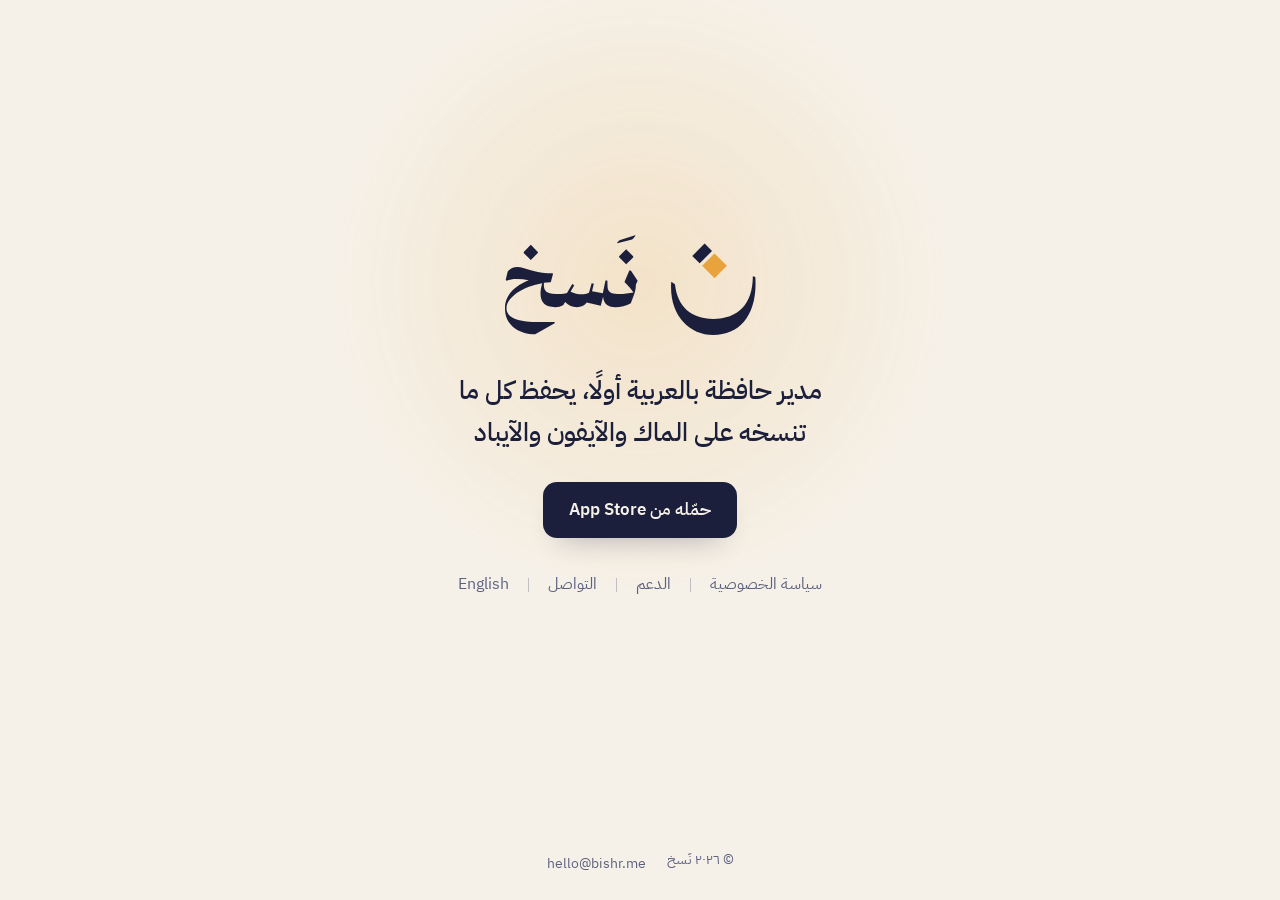
<file: index.html>
<!doctype html>
<html lang="ar" dir="rtl">
<head>
<meta charset="utf-8">
<meta name="viewport" content="width=device-width, initial-scale=1, viewport-fit=cover">
<title>نَسخ — مدير الحافظة بالعربية أولًا</title>
<meta name="description" content="نَسخ مدير حافظة بالعربية أولًا، يحفظ كل ما تنسخه على الماك والآيفون والآيباد.">
<meta name="theme-color" content="#F6F1E8" media="(prefers-color-scheme: light)">
<meta name="theme-color" content="#14172B" media="(prefers-color-scheme: dark)">
<link rel="alternate" hreflang="ar" href="./">
<link rel="alternate" hreflang="en" href="en/">
<link rel="icon" href="assets/naskh-symbol-tile.svg" type="image/svg+xml">
<link rel="preconnect" href="https://fonts.googleapis.com">
<link rel="preconnect" href="https://fonts.gstatic.com" crossorigin>
<link rel="stylesheet" href="https://fonts.googleapis.com/css2?family=IBM+Plex+Sans+Arabic:wght@400;500;600;700&display=swap">
<link rel="stylesheet" href="assets/style.css">
<script src="assets/site.js" defer></script>
</head>
<body>
<main class="home">
  <div class="lockup">
    <svg viewBox="0 -10 273 120" role="img" aria-label="نَسخ"><defs><mask id="cut"><rect x="-10" y="-10" width="120" height="120" fill="#fff"/><path d="M51 17L65 31L51 45L37 31Z" fill="#000"/></mask></defs>
      <path class="wm" d="M0.7 45.0L1.5 45.8C5.0 44.9 7.2 44.2 11.9 44.2C16.0 44.2 20.1 44.7 24.0 45.4C10.2 51.0 0.0 59.8 0.0 74.1C0.0 91.4 15.1 100.0 30.5 100.0L50.2 88.9L50.2 87.6L31.7 87.6C11.9 87.6 1.5 82.8 1.5 73.7C1.5 62.0 19.2 51.4 37.6 48.3C36.7 51.5 35.9 55.2 35.9 58.9C35.9 68.1 40.7 72.6 50.7 72.6C53.4 72.6 54.7 71.2 54.7 68.6L54.7 59.3C44.3 59.3 39.7 57.6 39.3 51.1C39.3 50.2 39.3 49.3 39.3 48.0C41.5 47.7 43.7 47.6 45.9 47.5L45.9 47.5L46.3 47.5L48.5 39.1L48.1 38.2L42.8 38.2C28.8 38.2 20.2 32.1 12.5 32.1C8.6 32.1 5.4 33.7 2.8 36.3ZM33.2 17.9C33.3 17.8 33.3 16.7 33.2 16.7L26.1 9.6L18.9 16.7L18.9 17.8L26.1 25.0ZM111.6 72.6C114.2 72.6 115.5 71.3 115.5 68.7L115.5 59.3C109.7 59.3 104.0 58.7 103.7 52.2L103.5 45.6L101.6 45.6L101.5 45.9L101.6 45.6L98.9 58.6L88.0 56.4L89.8 48.9L87.6 48.5L84.9 58.0C82.6 59.2 79.9 59.6 77.5 59.6C74.1 59.6 69.6 58.6 66.3 57.0L70.0 50.4L68.0 49.3L62.7 58.2C59.8 59.0 58.5 59.3 54.9 59.3C52.2 59.3 50.9 60.6 50.9 63.3L50.9 72.6C53.7 72.6 56.4 72.2 59.0 70.5L60.8 67.3C63.6 70.4 67.6 72.6 72.7 72.6C76.8 72.6 80.7 71.1 82.6 68.0L96.8 71.1L99.2 62.0C99.8 70.2 105.4 72.6 111.6 72.6ZM128.5 4.1C128.9 3.9 129.3 3.6 129.7 3.2L131.9 0.4L131.5 0.0L116.6 4.6C116.0 4.7 115.6 5.0 115.2 5.4L113.3 7.5L113.5 7.9ZM111.6 72.6C116.7 72.6 122.6 71.1 127.2 68.6L130.7 59.3C131.8 56.1 132.4 53.0 132.3 49.9L134.1 45.8L127.4 35.9C127.3 35.9 127.2 35.7 127.1 35.5L125.7 35.5L120.8 47.2C124.4 50.6 128.2 55.0 129.9 57.8C125.6 58.7 120.3 59.3 115.6 59.3C113.0 59.3 111.6 60.7 111.6 63.3ZM129.6 22.3C129.7 22.2 129.7 21.1 129.6 21.1L122.5 14.0L115.4 21.1L115.4 22.2L122.5 29.3Z" fill="currentColor"/>
      <g transform="translate(148.1 -8) scale(1.25)"><g class="arc"><path d="M16 44C14 70 30 87 50 87C72 87 86 70 84 40L82 39.5C82 62 70 74 50 74C32 74 21 64 19 46Z" fill="currentColor"/><path d="M43 13L53 23L43 33L33 23Z" fill="currentColor" mask="url(#cut)"/></g><path class="dot" d="M51 21L61 31L51 41L41 31Z"/></g>
    </svg>
  </div>
  <h1 class="land" style="--i:3">مدير حافظة بالعربية أولًا، يحفظ كل ما تنسخه على الماك والآيفون والآيباد</h1>
  <!-- TODO: replace href with the App Store link (https://apps.apple.com/app/id…) once Naskh is live. -->
  <a class="store land" style="--i:4" href="#">حمّله من App Store</a>
  <ul class="links land" style="--i:5">
    <li><a href="privacy/">سياسة الخصوصية</a></li>
    <li><a href="support/">الدعم</a></li>
    <li><a href="contact/">التواصل</a></li>
    <li><a href="en/" lang="en" hreflang="en">English</a></li>
  </ul>
</main>
<footer>
  <span>© ٢٠٢٦ نَسخ</span>
  <a href="mailto:hello@bishr.me" dir="ltr">hello@bishr.me</a>
</footer>
</body>
</html>
</file>
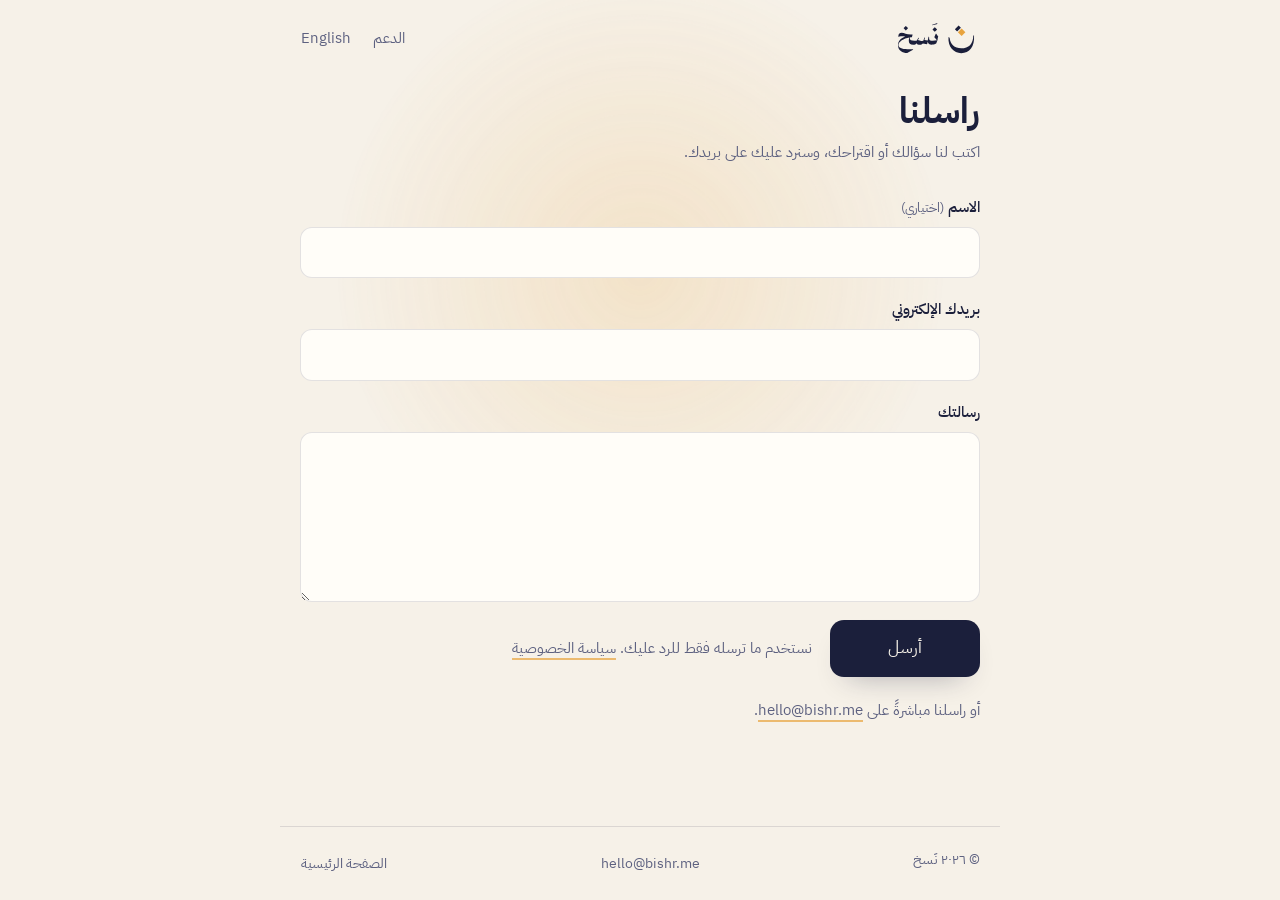
<file: contact/index.html>
<!doctype html>
<html lang="ar" dir="rtl">
<head>
<meta charset="utf-8">
<meta name="viewport" content="width=device-width, initial-scale=1, viewport-fit=cover">
<title>راسلنا — نَسخ</title>
<meta name="description" content="راسل فريق نَسخ بسؤالك أو اقتراحك.">
<meta name="theme-color" content="#F6F1E8" media="(prefers-color-scheme: light)">
<meta name="theme-color" content="#14172B" media="(prefers-color-scheme: dark)">
<link rel="alternate" hreflang="ar" href="./">
<link rel="alternate" hreflang="en" href="../en/contact/">
<link rel="icon" href="../assets/naskh-symbol-tile.svg" type="image/svg+xml">
<link rel="preconnect" href="https://fonts.googleapis.com">
<link rel="preconnect" href="https://fonts.gstatic.com" crossorigin>
<link rel="stylesheet" href="https://fonts.googleapis.com/css2?family=IBM+Plex+Sans+Arabic:wght@400;500;600;700&display=swap">
<link rel="stylesheet" href="../assets/style.css">
<script src="../assets/site.js" defer></script>
<script src="../assets/contact.js" defer></script>
</head>
<body>
<header class="top">
  <a class="lockup" href="../" aria-label="نَسخ — الصفحة الرئيسية">
    <picture>
      <source srcset="../assets/naskh-lockup-light.svg" media="(prefers-color-scheme: dark)">
      <img src="../assets/naskh-lockup.svg" alt="نَسخ" width="273" height="120">
    </picture>
  </a>
  <nav>
    <a href="../support/">الدعم</a>
    <a href="../en/contact/" lang="en" hreflang="en">English</a>
  </nav>
</header>

<main class="doc">
  <h1>راسلنا</h1>
  <p class="meta">اكتب لنا سؤالك أو اقتراحك، وسنرد عليك على بريدك.</p>

  <form class="form" action="https://api.web3forms.com/submit" method="POST"
        data-sending="جارٍ الإرسال…"
        data-success="وصلت رسالتك، شكرًا لك. سنرد عليك قريبًا."
        data-error="تعذّر إرسال الرسالة. حاول مرة أخرى، أو راسلنا مباشرةً على hello@bishr.me.">
    <div class="field">
      <label for="name">الاسم <small>(اختياري)</small></label>
      <input id="name" name="name" type="text" autocomplete="name">
    </div>
    <div class="field">
      <label for="email">بريدك الإلكتروني</label>
      <input id="email" name="email" type="email" autocomplete="email" required>
    </div>
    <div class="field">
      <label for="message">رسالتك</label>
      <textarea id="message" name="message" required></textarea>
    </div>
    <input type="hidden" name="access_key" value="WEB3FORMS_ACCESS_KEY">
    <input type="hidden" name="subject" value="رسالة جديدة من موقع نَسخ">
    <input type="hidden" name="from_name" value="Naskh website">
    <div class="hp" aria-hidden="true">
      <label for="botcheck">اترك هذه الخانة فارغة</label>
      <input id="botcheck" name="botcheck" type="checkbox" tabindex="-1" autocomplete="off">
    </div>
    <div class="form-actions">
      <button class="store" type="submit">أرسل</button>
      <span class="note">نستخدم ما ترسله فقط للرد عليك. <a href="../privacy/">سياسة الخصوصية</a></span>
    </div>
    <p class="status" role="status" aria-live="polite" hidden></p>
  </form>

  <p class="note">أو راسلنا مباشرةً على <a href="mailto:hello@bishr.me" dir="ltr">hello@bishr.me</a>.</p>
</main>

<footer>
  <span>© ٢٠٢٦ نَسخ</span>
  <a href="mailto:hello@bishr.me" dir="ltr">hello@bishr.me</a>
  <a href="../">الصفحة الرئيسية</a>
</footer>
</body>
</html>
</file>
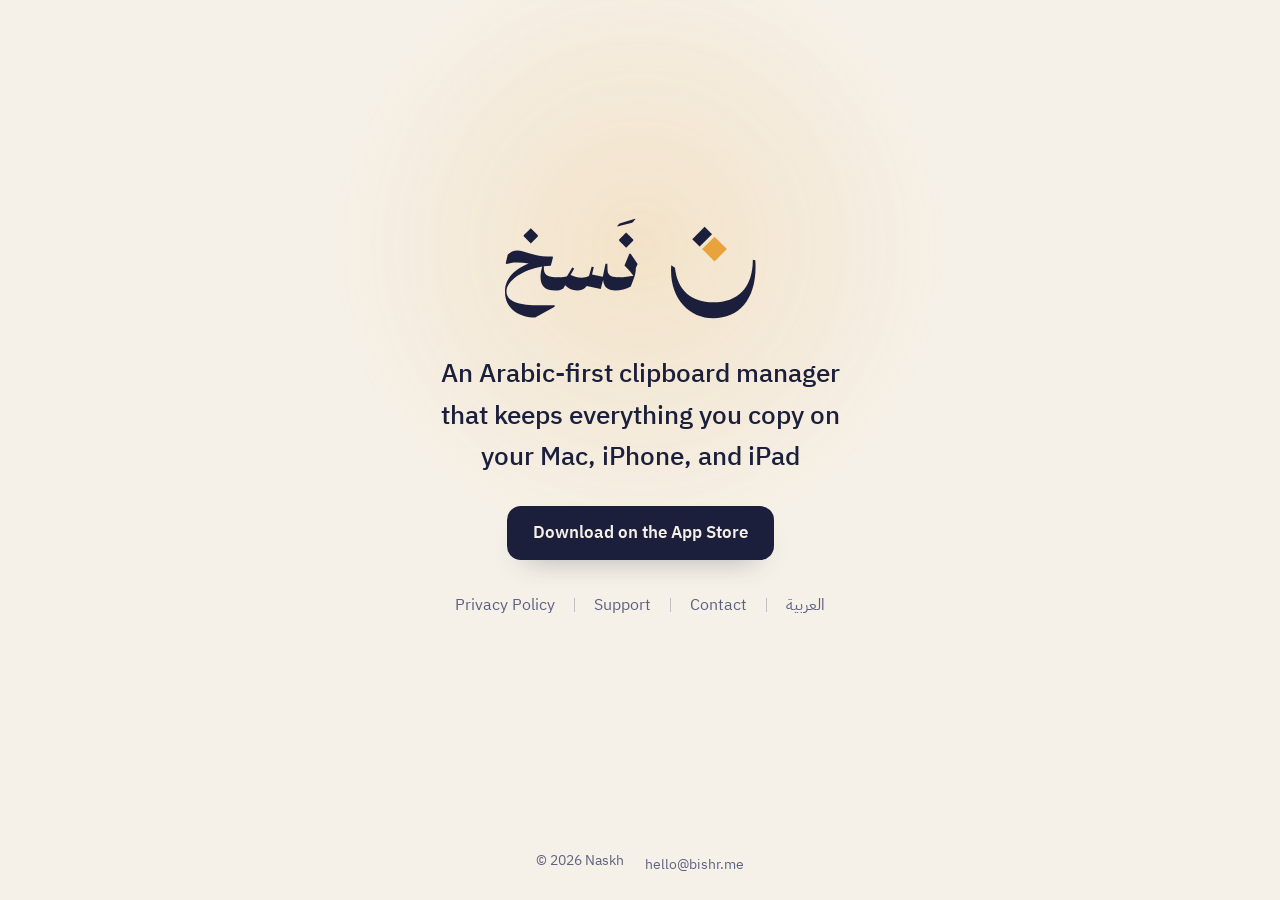
<file: en/index.html>
<!doctype html>
<html lang="en" dir="ltr">
<head>
<meta charset="utf-8">
<meta name="viewport" content="width=device-width, initial-scale=1, viewport-fit=cover">
<title>Naskh — The Arabic-first clipboard manager</title>
<meta name="description" content="Naskh is an Arabic-first clipboard manager that keeps everything you copy on your Mac, iPhone, and iPad.">
<meta name="theme-color" content="#F6F1E8" media="(prefers-color-scheme: light)">
<meta name="theme-color" content="#14172B" media="(prefers-color-scheme: dark)">
<link rel="alternate" hreflang="ar" href="../">
<link rel="alternate" hreflang="en" href="./">
<link rel="icon" href="../assets/naskh-symbol-tile.svg" type="image/svg+xml">
<link rel="preconnect" href="https://fonts.googleapis.com">
<link rel="preconnect" href="https://fonts.gstatic.com" crossorigin>
<link rel="stylesheet" href="https://fonts.googleapis.com/css2?family=IBM+Plex+Sans+Arabic:wght@400;500;600;700&display=swap">
<link rel="stylesheet" href="../assets/style.css">
<script src="../assets/site.js" defer></script>
</head>
<body>
<main class="home">
  <div class="lockup">
    <svg viewBox="0 -10 273 120" role="img" aria-label="Naskh"><defs><mask id="cut"><rect x="-10" y="-10" width="120" height="120" fill="#fff"/><path d="M51 17L65 31L51 45L37 31Z" fill="#000"/></mask></defs>
      <path class="wm" d="M0.7 45.0L1.5 45.8C5.0 44.9 7.2 44.2 11.9 44.2C16.0 44.2 20.1 44.7 24.0 45.4C10.2 51.0 0.0 59.8 0.0 74.1C0.0 91.4 15.1 100.0 30.5 100.0L50.2 88.9L50.2 87.6L31.7 87.6C11.9 87.6 1.5 82.8 1.5 73.7C1.5 62.0 19.2 51.4 37.6 48.3C36.7 51.5 35.9 55.2 35.9 58.9C35.9 68.1 40.7 72.6 50.7 72.6C53.4 72.6 54.7 71.2 54.7 68.6L54.7 59.3C44.3 59.3 39.7 57.6 39.3 51.1C39.3 50.2 39.3 49.3 39.3 48.0C41.5 47.7 43.7 47.6 45.9 47.5L45.9 47.5L46.3 47.5L48.5 39.1L48.1 38.2L42.8 38.2C28.8 38.2 20.2 32.1 12.5 32.1C8.6 32.1 5.4 33.7 2.8 36.3ZM33.2 17.9C33.3 17.8 33.3 16.7 33.2 16.7L26.1 9.6L18.9 16.7L18.9 17.8L26.1 25.0ZM111.6 72.6C114.2 72.6 115.5 71.3 115.5 68.7L115.5 59.3C109.7 59.3 104.0 58.7 103.7 52.2L103.5 45.6L101.6 45.6L101.5 45.9L101.6 45.6L98.9 58.6L88.0 56.4L89.8 48.9L87.6 48.5L84.9 58.0C82.6 59.2 79.9 59.6 77.5 59.6C74.1 59.6 69.6 58.6 66.3 57.0L70.0 50.4L68.0 49.3L62.7 58.2C59.8 59.0 58.5 59.3 54.9 59.3C52.2 59.3 50.9 60.6 50.9 63.3L50.9 72.6C53.7 72.6 56.4 72.2 59.0 70.5L60.8 67.3C63.6 70.4 67.6 72.6 72.7 72.6C76.8 72.6 80.7 71.1 82.6 68.0L96.8 71.1L99.2 62.0C99.8 70.2 105.4 72.6 111.6 72.6ZM128.5 4.1C128.9 3.9 129.3 3.6 129.7 3.2L131.9 0.4L131.5 0.0L116.6 4.6C116.0 4.7 115.6 5.0 115.2 5.4L113.3 7.5L113.5 7.9ZM111.6 72.6C116.7 72.6 122.6 71.1 127.2 68.6L130.7 59.3C131.8 56.1 132.4 53.0 132.3 49.9L134.1 45.8L127.4 35.9C127.3 35.9 127.2 35.7 127.1 35.5L125.7 35.5L120.8 47.2C124.4 50.6 128.2 55.0 129.9 57.8C125.6 58.7 120.3 59.3 115.6 59.3C113.0 59.3 111.6 60.7 111.6 63.3ZM129.6 22.3C129.7 22.2 129.7 21.1 129.6 21.1L122.5 14.0L115.4 21.1L115.4 22.2L122.5 29.3Z" fill="currentColor"/>
      <g transform="translate(148.1 -8) scale(1.25)"><g class="arc"><path d="M16 44C14 70 30 87 50 87C72 87 86 70 84 40L82 39.5C82 62 70 74 50 74C32 74 21 64 19 46Z" fill="currentColor"/><path d="M43 13L53 23L43 33L33 23Z" fill="currentColor" mask="url(#cut)"/></g><path class="dot" d="M51 21L61 31L51 41L41 31Z"/></g>
    </svg>
  </div>
  <h1 class="land" style="--i:3">An Arabic-first clipboard manager that keeps everything you copy on your Mac, iPhone, and iPad</h1>
  <!-- TODO: replace href with the App Store link (https://apps.apple.com/app/id…) once Naskh is live. -->
  <a class="store land" style="--i:4" href="#">Download on the App Store</a>
  <ul class="links land" style="--i:5">
    <li><a href="privacy/">Privacy Policy</a></li>
    <li><a href="support/">Support</a></li>
    <li><a href="contact/">Contact</a></li>
    <li><a href="../" lang="ar" hreflang="ar">العربية</a></li>
  </ul>
</main>
<footer>
  <span>© 2026 Naskh</span>
  <a href="mailto:hello@bishr.me" dir="ltr">hello@bishr.me</a>
</footer>
</body>
</html>
</file>
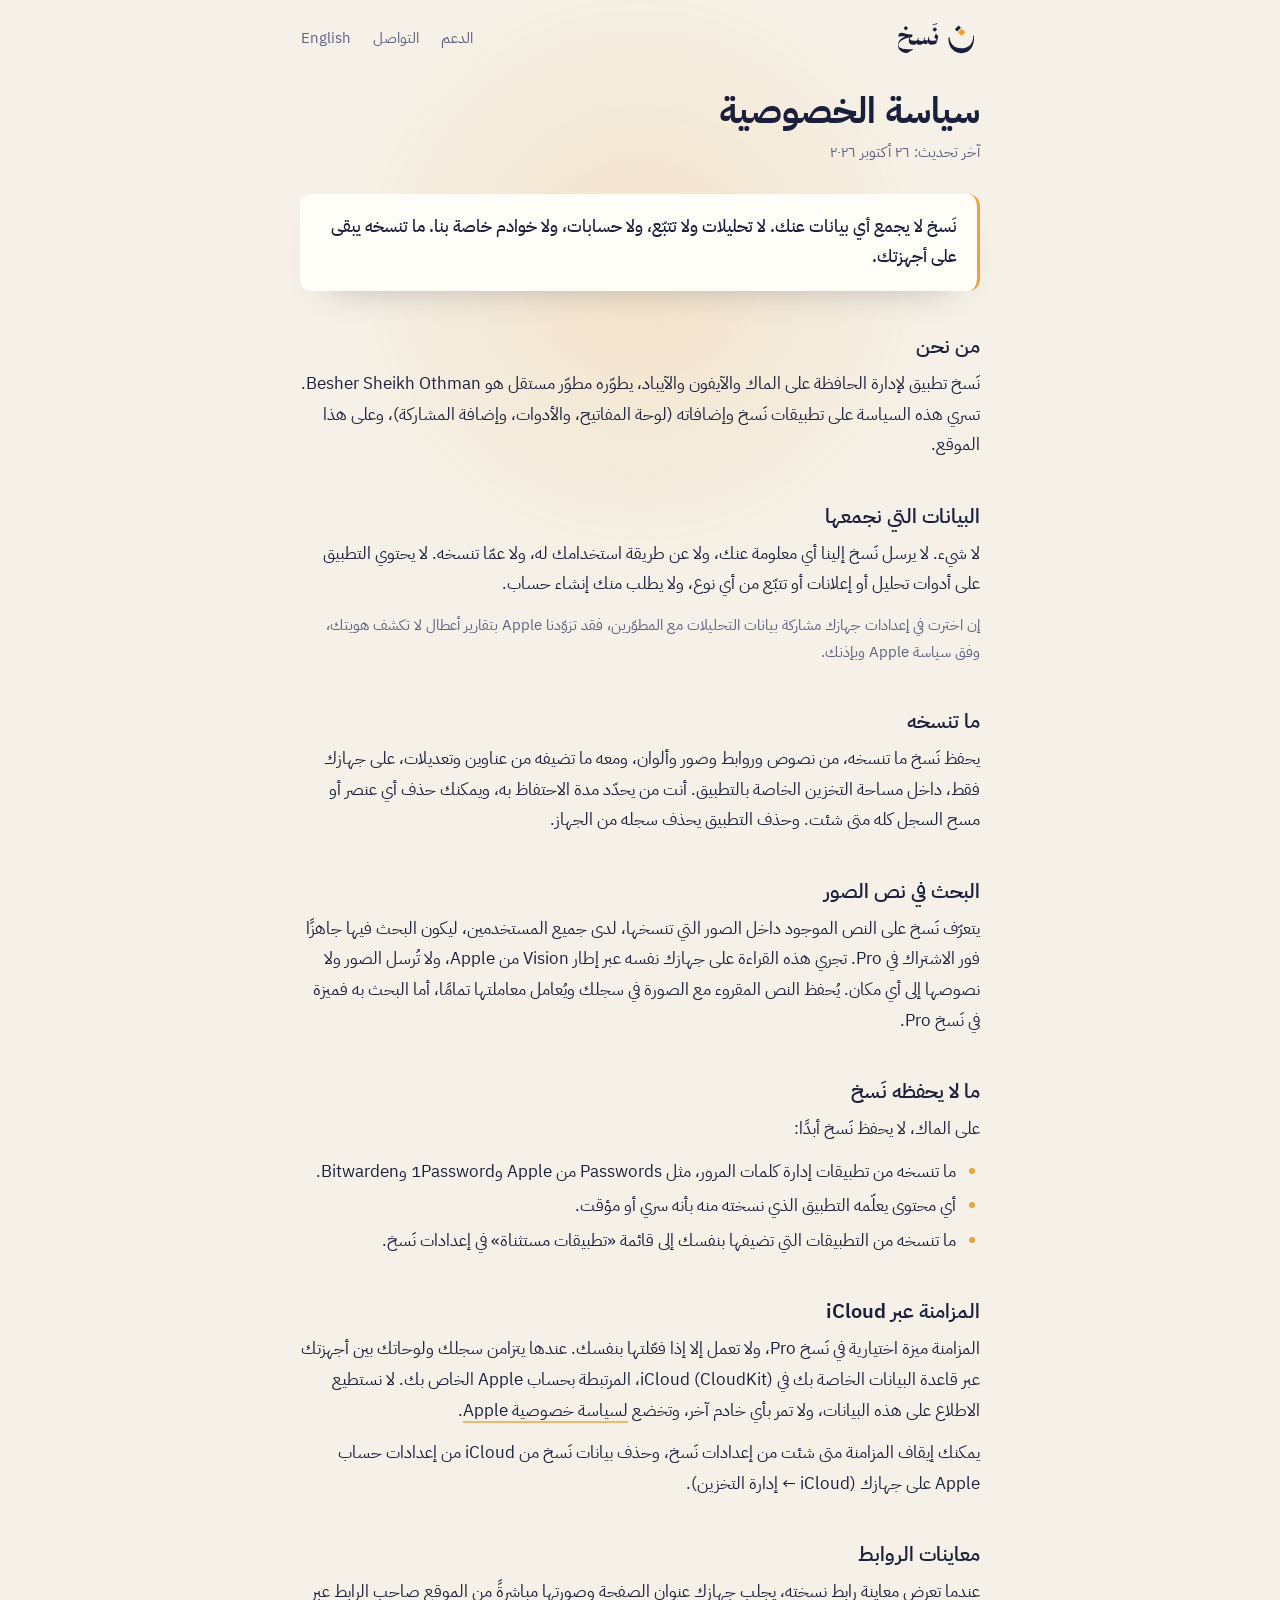
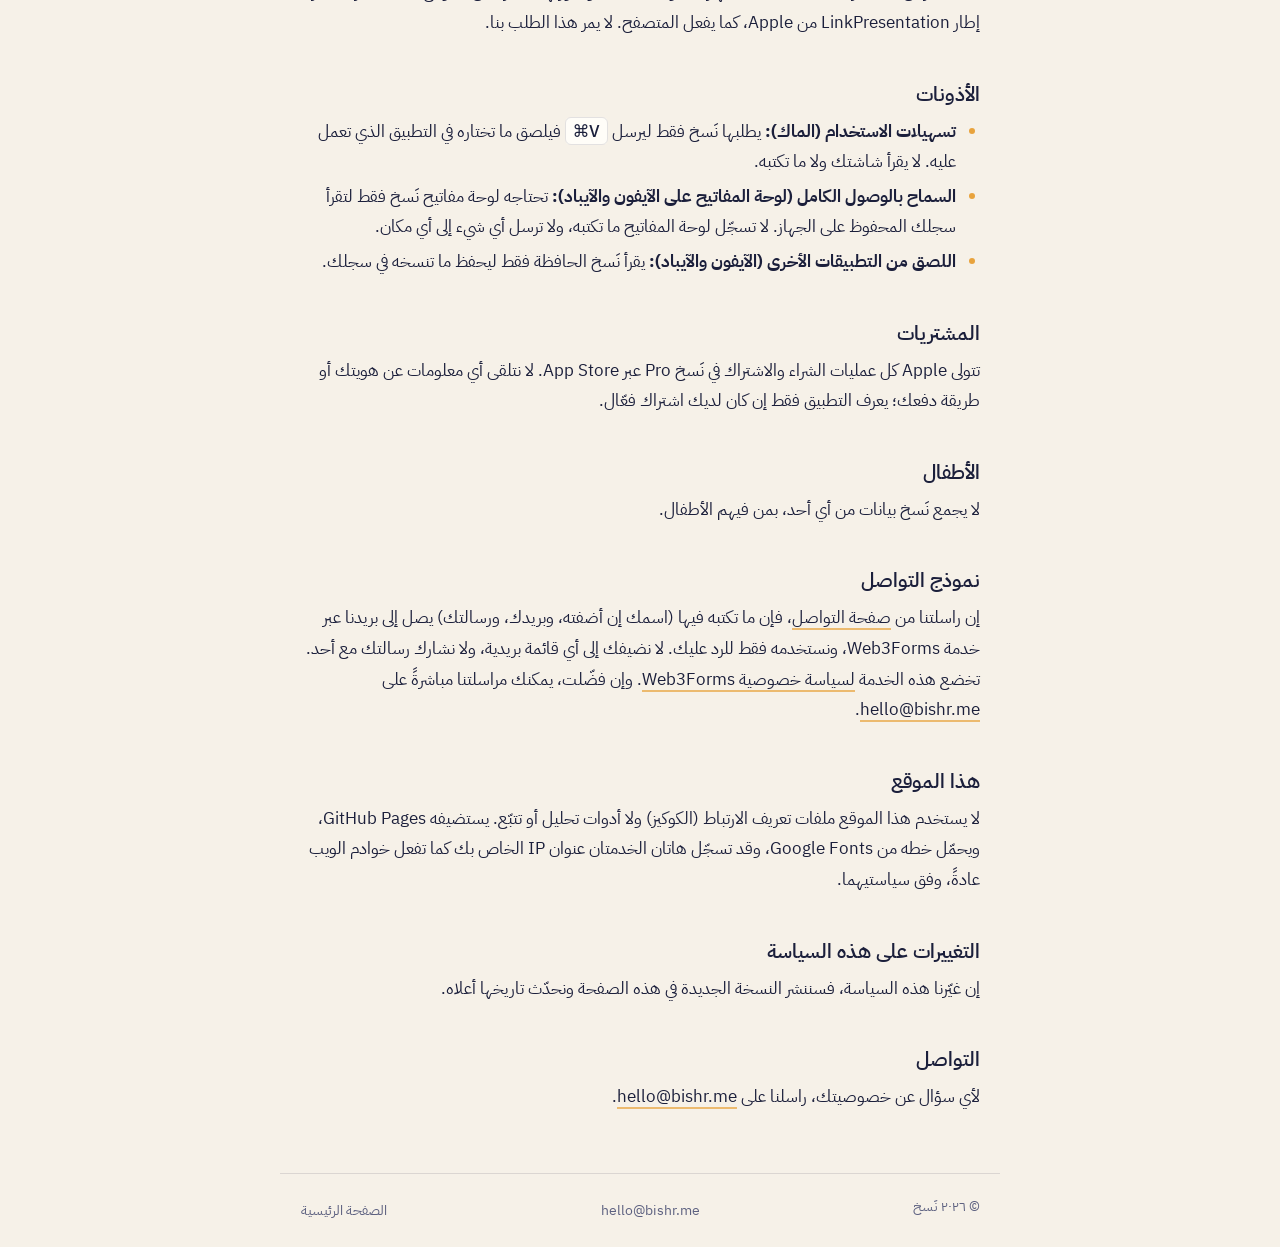
<file: privacy/index.html>
<!doctype html>
<html lang="ar" dir="rtl">
<head>
<meta charset="utf-8">
<meta name="viewport" content="width=device-width, initial-scale=1, viewport-fit=cover">
<title>سياسة الخصوصية — نَسخ</title>
<meta name="description" content="نَسخ لا يجمع أي بيانات عنك. ما تنسخه يبقى على أجهزتك.">
<meta name="theme-color" content="#F6F1E8" media="(prefers-color-scheme: light)">
<meta name="theme-color" content="#14172B" media="(prefers-color-scheme: dark)">
<link rel="alternate" hreflang="ar" href="./">
<link rel="alternate" hreflang="en" href="../en/privacy/">
<link rel="icon" href="../assets/naskh-symbol-tile.svg" type="image/svg+xml">
<link rel="preconnect" href="https://fonts.googleapis.com">
<link rel="preconnect" href="https://fonts.gstatic.com" crossorigin>
<link rel="stylesheet" href="https://fonts.googleapis.com/css2?family=IBM+Plex+Sans+Arabic:wght@400;500;600;700&display=swap">
<link rel="stylesheet" href="../assets/style.css">
<script src="../assets/site.js" defer></script>
</head>
<body>
<header class="top">
  <a class="lockup" href="../" aria-label="نَسخ — الصفحة الرئيسية">
    <picture>
      <source srcset="../assets/naskh-lockup-light.svg" media="(prefers-color-scheme: dark)">
      <img src="../assets/naskh-lockup.svg" alt="نَسخ" width="273" height="120">
    </picture>
  </a>
  <nav>
    <a href="../support/">الدعم</a>
    <a href="../contact/">التواصل</a>
    <a href="../en/privacy/" lang="en" hreflang="en">English</a>
  </nav>
</header>

<main class="doc">
  <h1>سياسة الخصوصية</h1>
  <p class="meta">آخر تحديث: ٢٦ أكتوبر ٢٠٢٦</p>

  <p class="lede">نَسخ لا يجمع أي بيانات عنك. لا تحليلات ولا تتبّع، ولا حسابات، ولا خوادم خاصة بنا. ما تنسخه يبقى على أجهزتك.</p>

  <h2>من نحن</h2>
  <p>نَسخ تطبيق لإدارة الحافظة على الماك والآيفون والآيباد، يطوّره مطوّر مستقل هو <bdi>Besher Sheikh Othman</bdi>. تسري هذه السياسة على تطبيقات نَسخ وإضافاته (لوحة المفاتيح، والأدوات، وإضافة المشاركة)، وعلى هذا الموقع.</p>

  <h2>البيانات التي نجمعها</h2>
  <p>لا شيء. لا يرسل نَسخ إلينا أي معلومة عنك، ولا عن طريقة استخدامك له، ولا عمّا تنسخه. لا يحتوي التطبيق على أدوات تحليل أو إعلانات أو تتبّع من أي نوع، ولا يطلب منك إنشاء حساب.</p>
  <p class="note">إن اخترت في إعدادات جهازك مشاركة بيانات التحليلات مع المطوّرين، فقد تزوّدنا Apple بتقارير أعطال لا تكشف هويتك، وفق سياسة Apple وبإذنك.</p>

  <h2>ما تنسخه</h2>
  <p>يحفظ نَسخ ما تنسخه، من نصوص وروابط وصور وألوان، ومعه ما تضيفه من عناوين وتعديلات، على جهازك فقط، داخل مساحة التخزين الخاصة بالتطبيق. أنت من يحدّد مدة الاحتفاظ به، ويمكنك حذف أي عنصر أو مسح السجل كله متى شئت. وحذف التطبيق يحذف سجله من الجهاز.</p>

  <h2>البحث في نص الصور</h2>
  <p>يتعرّف نَسخ على النص الموجود داخل الصور التي تنسخها، لدى جميع المستخدمين، ليكون البحث فيها جاهزًا فور الاشتراك في Pro. تجري هذه القراءة على جهازك نفسه عبر إطار Vision من Apple، ولا تُرسل الصور ولا نصوصها إلى أي مكان. يُحفظ النص المقروء مع الصورة في سجلك ويُعامل معاملتها تمامًا، أما البحث به فميزة في نَسخ Pro.</p>

  <h2>ما لا يحفظه نَسخ</h2>
  <p>على الماك، لا يحفظ نَسخ أبدًا:</p>
  <ul>
    <li>ما تنسخه من تطبيقات إدارة كلمات المرور، مثل Passwords من Apple و1Password وBitwarden.</li>
    <li>أي محتوى يعلّمه التطبيق الذي نسخته منه بأنه سري أو مؤقت.</li>
    <li>ما تنسخه من التطبيقات التي تضيفها بنفسك إلى قائمة «تطبيقات مستثناة» في إعدادات نَسخ.</li>
  </ul>

  <h2>المزامنة عبر iCloud</h2>
  <p>المزامنة ميزة اختيارية في نَسخ Pro، ولا تعمل إلا إذا فعّلتها بنفسك. عندها يتزامن سجلك ولوحاتك بين أجهزتك عبر قاعدة البيانات الخاصة بك في iCloud (CloudKit)، المرتبطة بحساب Apple الخاص بك. لا نستطيع الاطلاع على هذه البيانات، ولا تمر بأي خادم آخر، وتخضع <a href="https://www.apple.com/legal/privacy/">لسياسة خصوصية Apple</a>.</p>
  <p>يمكنك إيقاف المزامنة متى شئت من إعدادات نَسخ، وحذف بيانات نَسخ من iCloud من إعدادات حساب Apple على جهازك (iCloud ← إدارة التخزين).</p>

  <h2>معاينات الروابط</h2>
  <p>عندما تعرض معاينة رابط نسخته، يجلب جهازك عنوان الصفحة وصورتها مباشرةً من الموقع صاحب الرابط عبر إطار LinkPresentation من Apple، كما يفعل المتصفح. لا يمر هذا الطلب بنا.</p>

  <h2>الأذونات</h2>
  <ul>
    <li><strong>تسهيلات الاستخدام (الماك):</strong> يطلبها نَسخ فقط ليرسل <kbd dir="ltr">⌘V</kbd> فيلصق ما تختاره في التطبيق الذي تعمل عليه. لا يقرأ شاشتك ولا ما تكتبه.</li>
    <li><strong>السماح بالوصول الكامل (لوحة المفاتيح على الآيفون والآيباد):</strong> تحتاجه لوحة مفاتيح نَسخ فقط لتقرأ سجلك المحفوظ على الجهاز. لا تسجّل لوحة المفاتيح ما تكتبه، ولا ترسل أي شيء إلى أي مكان.</li>
    <li><strong>اللصق من التطبيقات الأخرى (الآيفون والآيباد):</strong> يقرأ نَسخ الحافظة فقط ليحفظ ما تنسخه في سجلك.</li>
  </ul>

  <h2>المشتريات</h2>
  <p>تتولى Apple كل عمليات الشراء والاشتراك في نَسخ Pro عبر App Store. لا نتلقى أي معلومات عن هويتك أو طريقة دفعك؛ يعرف التطبيق فقط إن كان لديك اشتراك فعّال.</p>

  <h2>الأطفال</h2>
  <p>لا يجمع نَسخ بيانات من أي أحد، بمن فيهم الأطفال.</p>

  <h2>نموذج التواصل</h2>
  <p>إن راسلتنا من <a href="../contact/">صفحة التواصل</a>، فإن ما تكتبه فيها (اسمك إن أضفته، وبريدك، ورسالتك) يصل إلى بريدنا عبر خدمة Web3Forms، ونستخدمه فقط للرد عليك. لا نضيفك إلى أي قائمة بريدية، ولا نشارك رسالتك مع أحد. تخضع هذه الخدمة <a href="https://web3forms.com/privacy">لسياسة خصوصية Web3Forms</a>. وإن فضّلت، يمكنك مراسلتنا مباشرةً على <a href="mailto:hello@bishr.me" dir="ltr">hello@bishr.me</a>.</p>

  <h2>هذا الموقع</h2>
  <p>لا يستخدم هذا الموقع ملفات تعريف الارتباط (الكوكيز) ولا أدوات تحليل أو تتبّع. يستضيفه GitHub Pages، ويحمّل خطه من Google Fonts، وقد تسجّل هاتان الخدمتان عنوان IP الخاص بك كما تفعل خوادم الويب عادةً، وفق سياستيهما.</p>

  <h2>التغييرات على هذه السياسة</h2>
  <p>إن غيّرنا هذه السياسة، فسننشر النسخة الجديدة في هذه الصفحة ونحدّث تاريخها أعلاه.</p>

  <h2>التواصل</h2>
  <p>لأي سؤال عن خصوصيتك، راسلنا على <a href="mailto:hello@bishr.me" dir="ltr">hello@bishr.me</a>.</p>
</main>

<footer>
  <span>© ٢٠٢٦ نَسخ</span>
  <a href="mailto:hello@bishr.me" dir="ltr">hello@bishr.me</a>
  <a href="../">الصفحة الرئيسية</a>
</footer>
</body>
</html>
</file>
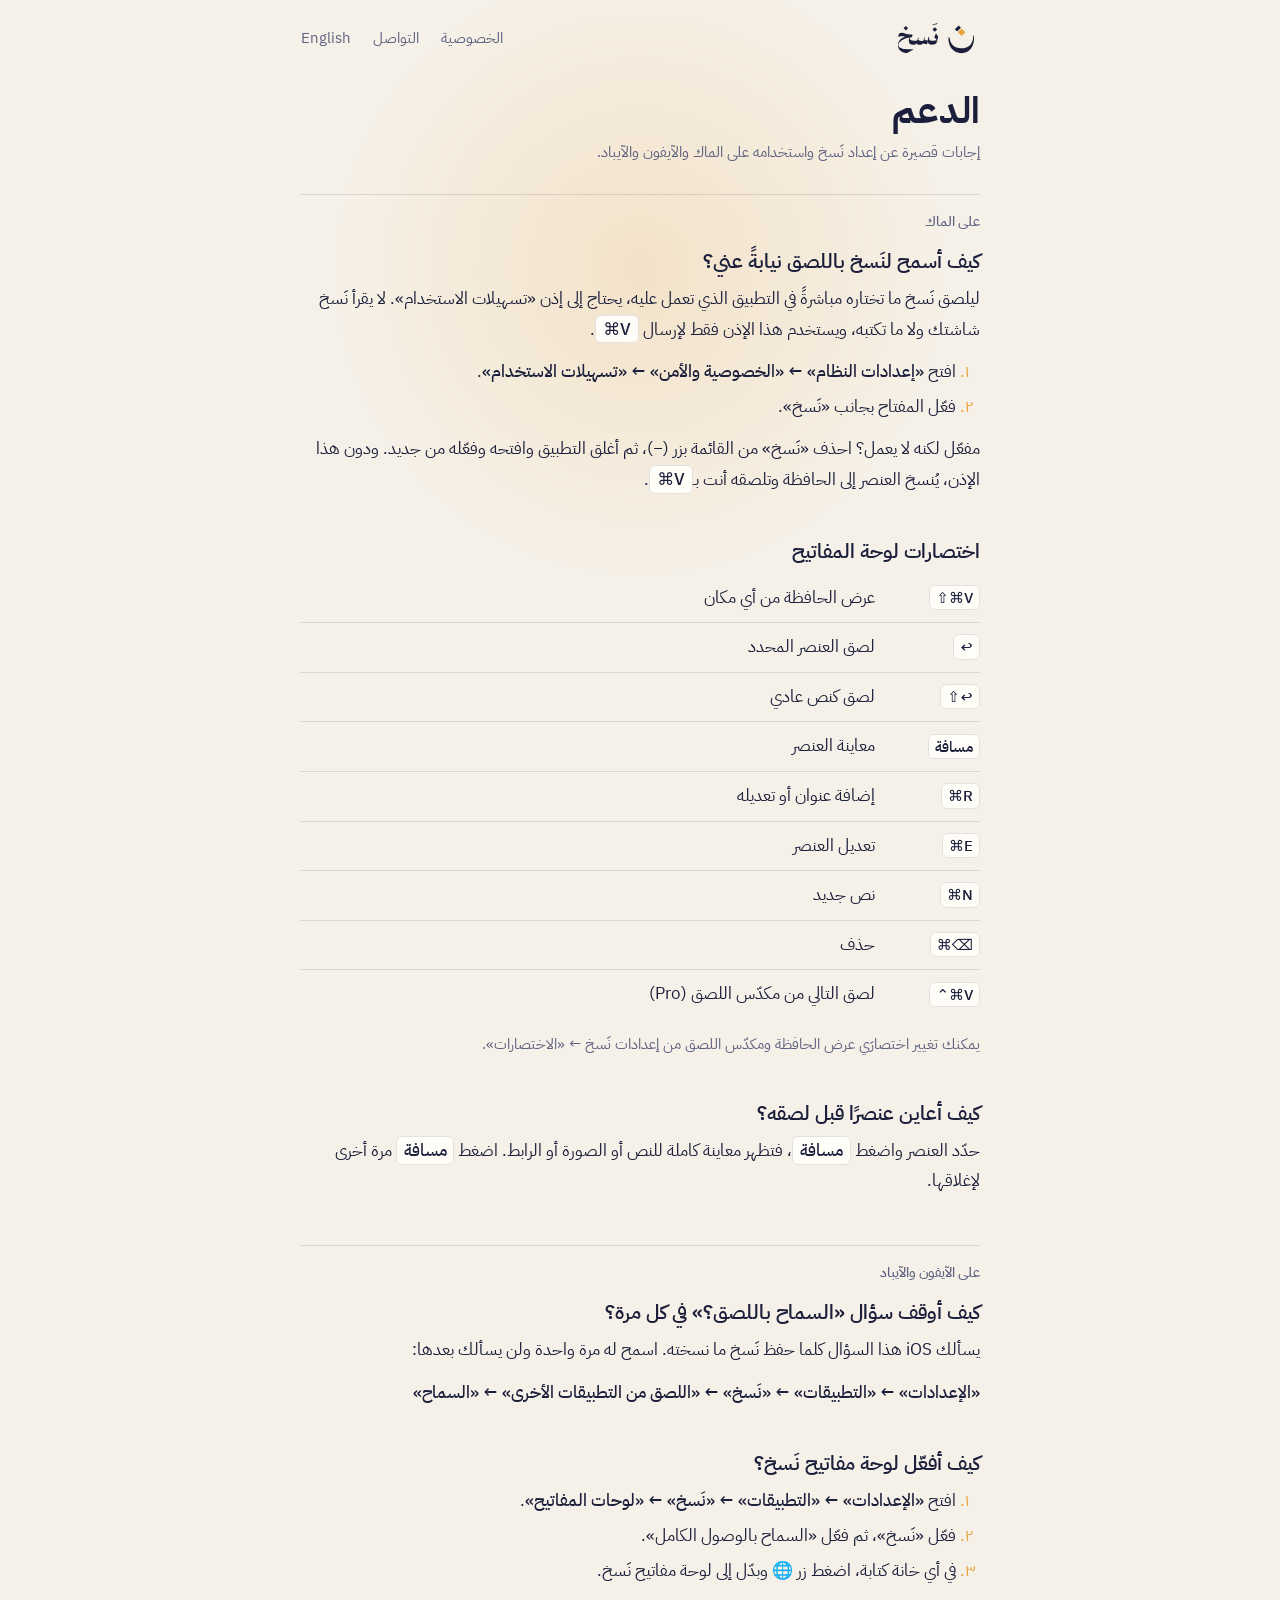
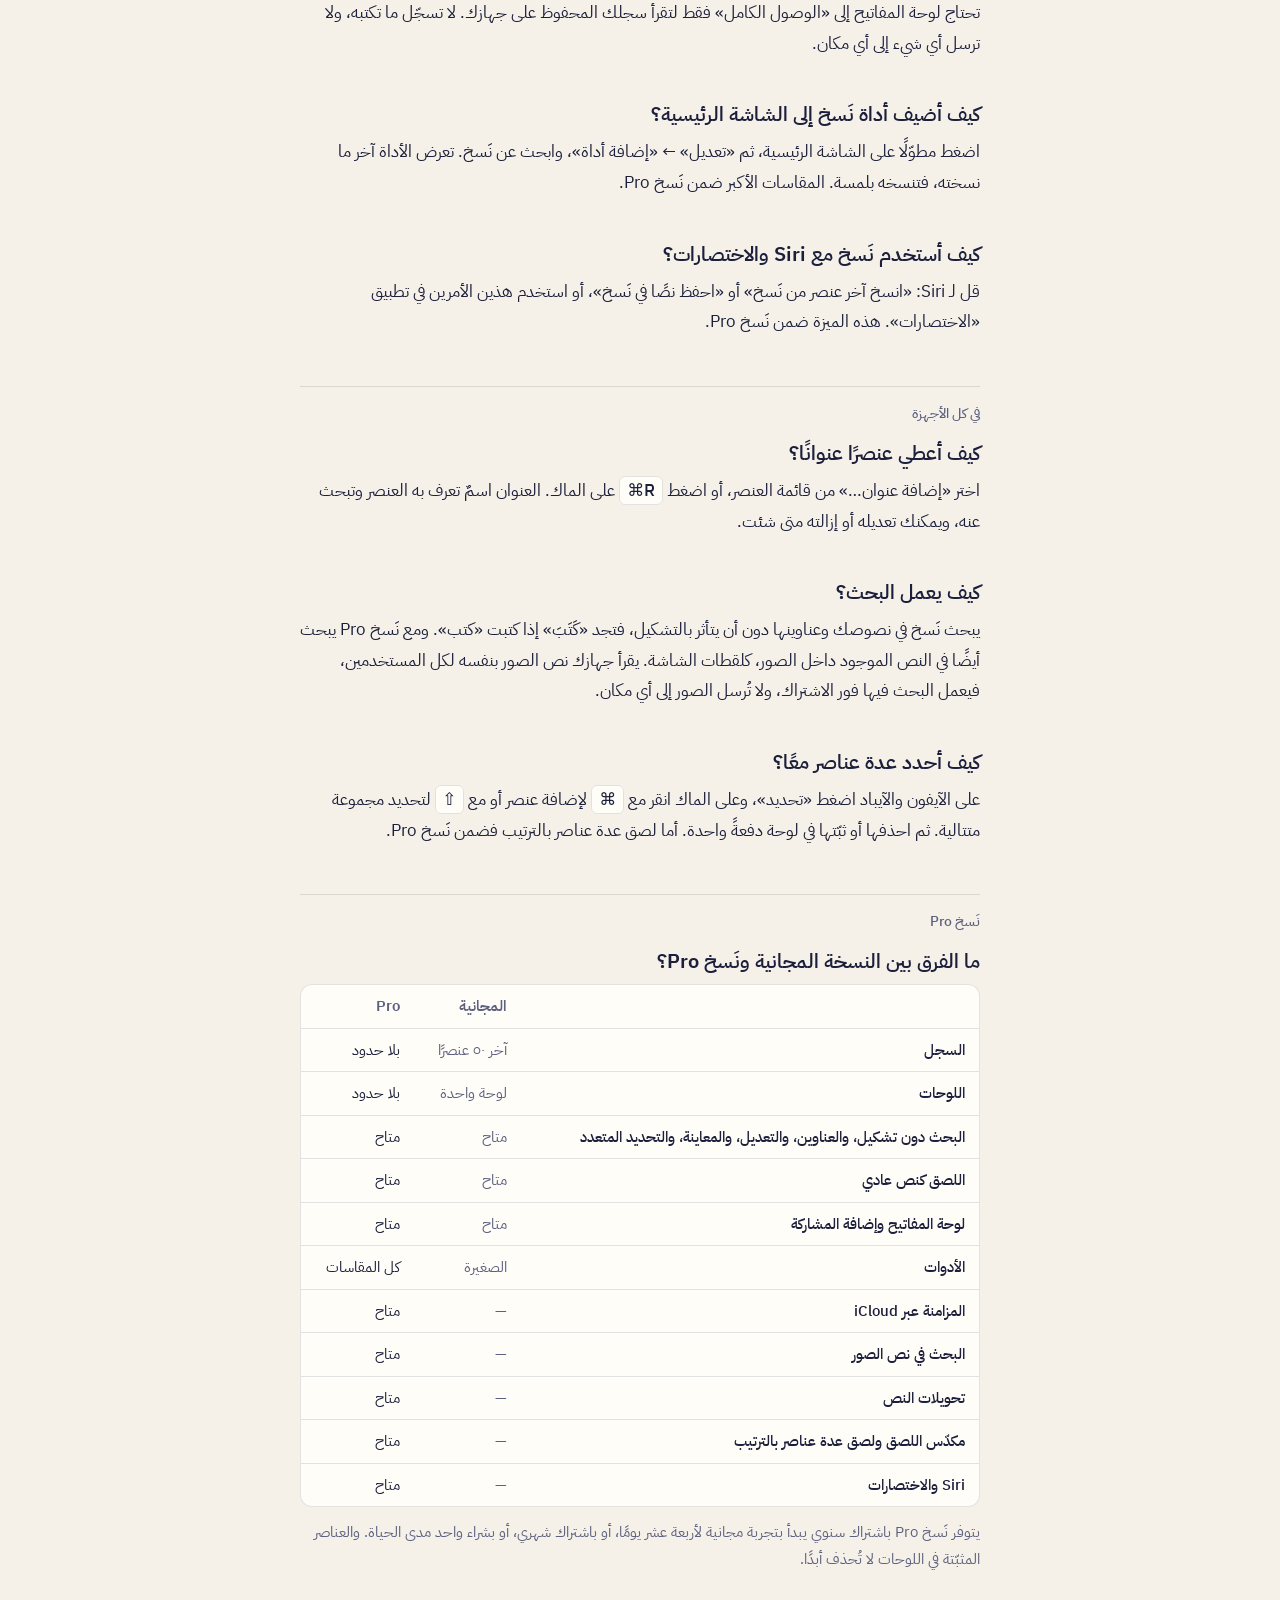
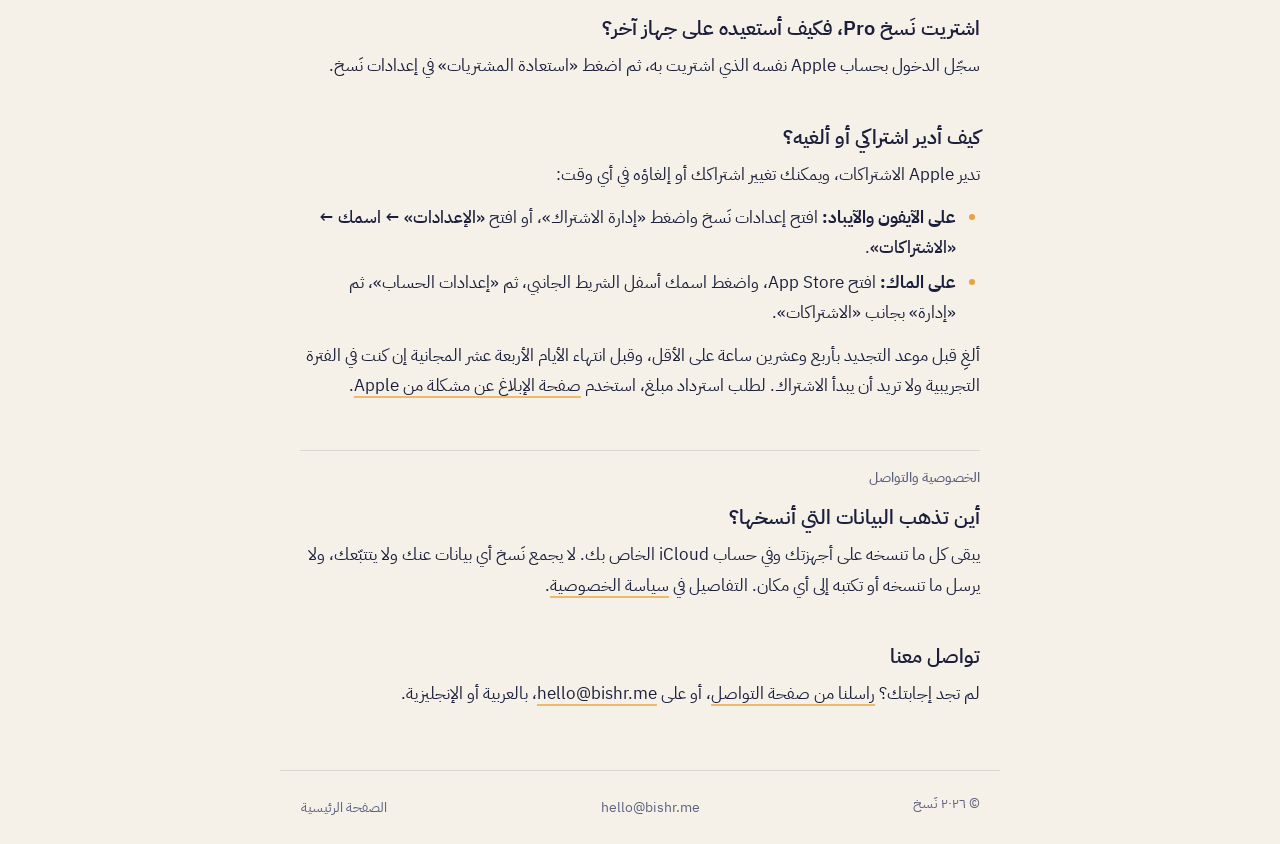
<file: support/index.html>
<!doctype html>
<html lang="ar" dir="rtl">
<head>
<meta charset="utf-8">
<meta name="viewport" content="width=device-width, initial-scale=1, viewport-fit=cover">
<title>الدعم — نَسخ</title>
<meta name="description" content="إجابات قصيرة عن إعداد نَسخ واستخدامه، واختصارات الماك، والفرق بين النسخة المجانية ونَسخ Pro.">
<meta name="theme-color" content="#F6F1E8" media="(prefers-color-scheme: light)">
<meta name="theme-color" content="#14172B" media="(prefers-color-scheme: dark)">
<link rel="alternate" hreflang="ar" href="./">
<link rel="alternate" hreflang="en" href="../en/support/">
<link rel="icon" href="../assets/naskh-symbol-tile.svg" type="image/svg+xml">
<link rel="preconnect" href="https://fonts.googleapis.com">
<link rel="preconnect" href="https://fonts.gstatic.com" crossorigin>
<link rel="stylesheet" href="https://fonts.googleapis.com/css2?family=IBM+Plex+Sans+Arabic:wght@400;500;600;700&display=swap">
<link rel="stylesheet" href="../assets/style.css">
<script src="../assets/site.js" defer></script>
</head>
<body>
<header class="top">
  <a class="lockup" href="../" aria-label="نَسخ — الصفحة الرئيسية">
    <picture>
      <source srcset="../assets/naskh-lockup-light.svg" media="(prefers-color-scheme: dark)">
      <img src="../assets/naskh-lockup.svg" alt="نَسخ" width="273" height="120">
    </picture>
  </a>
  <nav>
    <a href="../privacy/">الخصوصية</a>
    <a href="../contact/">التواصل</a>
    <a href="../en/support/" lang="en" hreflang="en">English</a>
  </nav>
</header>

<main class="doc">
  <h1>الدعم</h1>
  <p class="meta">إجابات قصيرة عن إعداد نَسخ واستخدامه على الماك والآيفون والآيباد.</p>

  <p class="group">على الماك</p>

  <h2>كيف أسمح لنَسخ باللصق نيابةً عني؟</h2>
  <p>ليلصق نَسخ ما تختاره مباشرةً في التطبيق الذي تعمل عليه، يحتاج إلى إذن «تسهيلات الاستخدام». لا يقرأ نَسخ شاشتك ولا ما تكتبه، ويستخدم هذا الإذن فقط لإرسال <kbd dir="ltr">⌘V</kbd>.</p>
  <ol>
    <li>افتح <span class="path">«إعدادات النظام» ← «الخصوصية والأمن» ← «تسهيلات الاستخدام»</span>.</li>
    <li>فعّل المفتاح بجانب «نَسخ».</li>
  </ol>
  <p>مفعّل لكنه لا يعمل؟ احذف «نَسخ» من القائمة بزر (−)، ثم أغلق التطبيق وافتحه وفعّله من جديد. ودون هذا الإذن، يُنسخ العنصر إلى الحافظة وتلصقه أنت بـ<kbd dir="ltr">⌘V</kbd>.</p>

  <h2>اختصارات لوحة المفاتيح</h2>
  <dl class="keys">
    <div><dt><kbd dir="ltr">⇧⌘V</kbd></dt><dd>عرض الحافظة من أي مكان</dd></div>
    <div><dt><kbd dir="ltr">↩</kbd></dt><dd>لصق العنصر المحدد</dd></div>
    <div><dt><kbd dir="ltr">⇧↩</kbd></dt><dd>لصق كنص عادي</dd></div>
    <div><dt><kbd>مسافة</kbd></dt><dd>معاينة العنصر</dd></div>
    <div><dt><kbd dir="ltr">⌘R</kbd></dt><dd>إضافة عنوان أو تعديله</dd></div>
    <div><dt><kbd dir="ltr">⌘E</kbd></dt><dd>تعديل العنصر</dd></div>
    <div><dt><kbd dir="ltr">⌘N</kbd></dt><dd>نص جديد</dd></div>
    <div><dt><kbd dir="ltr">⌘⌫</kbd></dt><dd>حذف</dd></div>
    <div><dt><kbd dir="ltr">⌃⌘V</kbd></dt><dd>لصق التالي من مكدّس اللصق (Pro)</dd></div>
  </dl>
  <p class="note">يمكنك تغيير اختصارَي عرض الحافظة ومكدّس اللصق من إعدادات نَسخ ← «الاختصارات».</p>

  <h2>كيف أعاين عنصرًا قبل لصقه؟</h2>
  <p>حدّد العنصر واضغط <kbd>مسافة</kbd>، فتظهر معاينة كاملة للنص أو الصورة أو الرابط. اضغط <kbd>مسافة</kbd> مرة أخرى لإغلاقها.</p>

  <p class="group">على الآيفون والآيباد</p>

  <h2>كيف أوقف سؤال «السماح باللصق؟» في كل مرة؟</h2>
  <p>يسألك iOS هذا السؤال كلما حفظ نَسخ ما نسخته. اسمح له مرة واحدة ولن يسألك بعدها:</p>
  <p class="path">«الإعدادات» ← «التطبيقات» ← «نَسخ» ← «اللصق من التطبيقات الأخرى» ← «السماح»</p>

  <h2>كيف أفعّل لوحة مفاتيح نَسخ؟</h2>
  <ol>
    <li>افتح <span class="path">«الإعدادات» ← «التطبيقات» ← «نَسخ» ← «لوحات المفاتيح»</span>.</li>
    <li>فعّل «نَسخ»، ثم فعّل «السماح بالوصول الكامل».</li>
    <li>في أي خانة كتابة، اضغط زر 🌐 وبدّل إلى لوحة مفاتيح نَسخ.</li>
  </ol>
  <p>تحتاج لوحة المفاتيح إلى «الوصول الكامل» فقط لتقرأ سجلك المحفوظ على جهازك. لا تسجّل ما تكتبه، ولا ترسل أي شيء إلى أي مكان.</p>

  <h2>كيف أضيف أداة نَسخ إلى الشاشة الرئيسية؟</h2>
  <p>اضغط مطوّلًا على الشاشة الرئيسية، ثم «تعديل» ← «إضافة أداة»، وابحث عن نَسخ. تعرض الأداة آخر ما نسخته، فتنسخه بلمسة. المقاسات الأكبر ضمن نَسخ Pro.</p>

  <h2>كيف أستخدم نَسخ مع Siri والاختصارات؟</h2>
  <p>قل لـ Siri: «انسخ آخر عنصر من نَسخ» أو «احفظ نصًا في نَسخ»، أو استخدم هذين الأمرين في تطبيق «الاختصارات». هذه الميزة ضمن نَسخ Pro.</p>

  <p class="group">في كل الأجهزة</p>

  <h2>كيف أعطي عنصرًا عنوانًا؟</h2>
  <p>اختر «إضافة عنوان…» من قائمة العنصر، أو اضغط <kbd dir="ltr">⌘R</kbd> على الماك. العنوان اسمٌ تعرف به العنصر وتبحث عنه، ويمكنك تعديله أو إزالته متى شئت.</p>

  <h2>كيف يعمل البحث؟</h2>
  <p>يبحث نَسخ في نصوصك وعناوينها دون أن يتأثر بالتشكيل، فتجد «كَتَبَ» إذا كتبت «كتب». ومع نَسخ Pro يبحث أيضًا في النص الموجود داخل الصور، كلقطات الشاشة. يقرأ جهازك نص الصور بنفسه لكل المستخدمين، فيعمل البحث فيها فور الاشتراك، ولا تُرسل الصور إلى أي مكان.</p>

  <h2>كيف أحدد عدة عناصر معًا؟</h2>
  <p>على الآيفون والآيباد اضغط «تحديد»، وعلى الماك انقر مع <kbd dir="ltr">⌘</kbd> لإضافة عنصر أو مع <kbd dir="ltr">⇧</kbd> لتحديد مجموعة متتالية. ثم احذفها أو ثبّتها في لوحة دفعةً واحدة. أما لصق عدة عناصر بالترتيب فضمن نَسخ Pro.</p>

  <p class="group">نَسخ Pro</p>

  <h2>ما الفرق بين النسخة المجانية ونَسخ Pro؟</h2>
  <div class="plans" role="region" aria-label="مقارنة النسختين" tabindex="0">
    <table>
      <thead><tr><th scope="col"></th><th scope="col">المجانية</th><th scope="col">Pro</th></tr></thead>
      <tbody>
        <tr><th scope="row">السجل</th><td>آخر ٥٠ عنصرًا</td><td>بلا حدود</td></tr>
        <tr><th scope="row">اللوحات</th><td>لوحة واحدة</td><td>بلا حدود</td></tr>
        <tr><th scope="row">البحث دون تشكيل، والعناوين، والتعديل، والمعاينة، والتحديد المتعدد</th><td>متاح</td><td>متاح</td></tr>
        <tr><th scope="row">اللصق كنص عادي</th><td>متاح</td><td>متاح</td></tr>
        <tr><th scope="row">لوحة المفاتيح وإضافة المشاركة</th><td>متاح</td><td>متاح</td></tr>
        <tr><th scope="row">الأدوات</th><td>الصغيرة</td><td>كل المقاسات</td></tr>
        <tr><th scope="row">المزامنة عبر iCloud</th><td>—</td><td>متاح</td></tr>
        <tr><th scope="row">البحث في نص الصور</th><td>—</td><td>متاح</td></tr>
        <tr><th scope="row">تحويلات النص</th><td>—</td><td>متاح</td></tr>
        <tr><th scope="row">مكدّس اللصق ولصق عدة عناصر بالترتيب</th><td>—</td><td>متاح</td></tr>
        <tr><th scope="row">Siri والاختصارات</th><td>—</td><td>متاح</td></tr>
      </tbody>
    </table>
  </div>
  <p class="note">يتوفر نَسخ Pro باشتراك سنوي يبدأ بتجربة مجانية لأربعة عشر يومًا، أو باشتراك شهري، أو بشراء واحد مدى الحياة. والعناصر المثبّتة في اللوحات لا تُحذف أبدًا.</p>

  <h2>اشتريت نَسخ Pro، فكيف أستعيده على جهاز آخر؟</h2>
  <p>سجّل الدخول بحساب Apple نفسه الذي اشتريت به، ثم اضغط «استعادة المشتريات» في إعدادات نَسخ.</p>

  <h2>كيف أدير اشتراكي أو ألغيه؟</h2>
  <p>تدير Apple الاشتراكات، ويمكنك تغيير اشتراكك أو إلغاؤه في أي وقت:</p>
  <ul>
    <li><strong>على الآيفون والآيباد:</strong> افتح إعدادات نَسخ واضغط «إدارة الاشتراك»، أو افتح <span class="path">«الإعدادات» ← اسمك ← «الاشتراكات»</span>.</li>
    <li><strong>على الماك:</strong> افتح App Store، واضغط اسمك أسفل الشريط الجانبي، ثم «إعدادات الحساب»، ثم «إدارة» بجانب «الاشتراكات».</li>
  </ul>
  <p>ألغِ قبل موعد التجديد بأربع وعشرين ساعة على الأقل، وقبل انتهاء الأيام الأربعة عشر المجانية إن كنت في الفترة التجريبية ولا تريد أن يبدأ الاشتراك. لطلب استرداد مبلغ، استخدم <a href="https://reportaproblem.apple.com/">صفحة الإبلاغ عن مشكلة من Apple</a>.</p>

  <p class="group">الخصوصية والتواصل</p>

  <h2>أين تذهب البيانات التي أنسخها؟</h2>
  <p>يبقى كل ما تنسخه على أجهزتك وفي حساب iCloud الخاص بك. لا يجمع نَسخ أي بيانات عنك ولا يتتبّعك، ولا يرسل ما تنسخه أو تكتبه إلى أي مكان. التفاصيل في <a href="../privacy/">سياسة الخصوصية</a>.</p>

  <h2>تواصل معنا</h2>
  <p>لم تجد إجابتك؟ <a href="../contact/">راسلنا من صفحة التواصل</a>، أو على <a href="mailto:hello@bishr.me" dir="ltr">hello@bishr.me</a>، بالعربية أو الإنجليزية.</p>
</main>

<footer>
  <span>© ٢٠٢٦ نَسخ</span>
  <a href="mailto:hello@bishr.me" dir="ltr">hello@bishr.me</a>
  <a href="../">الصفحة الرئيسية</a>
</footer>
</body>
</html>
</file>
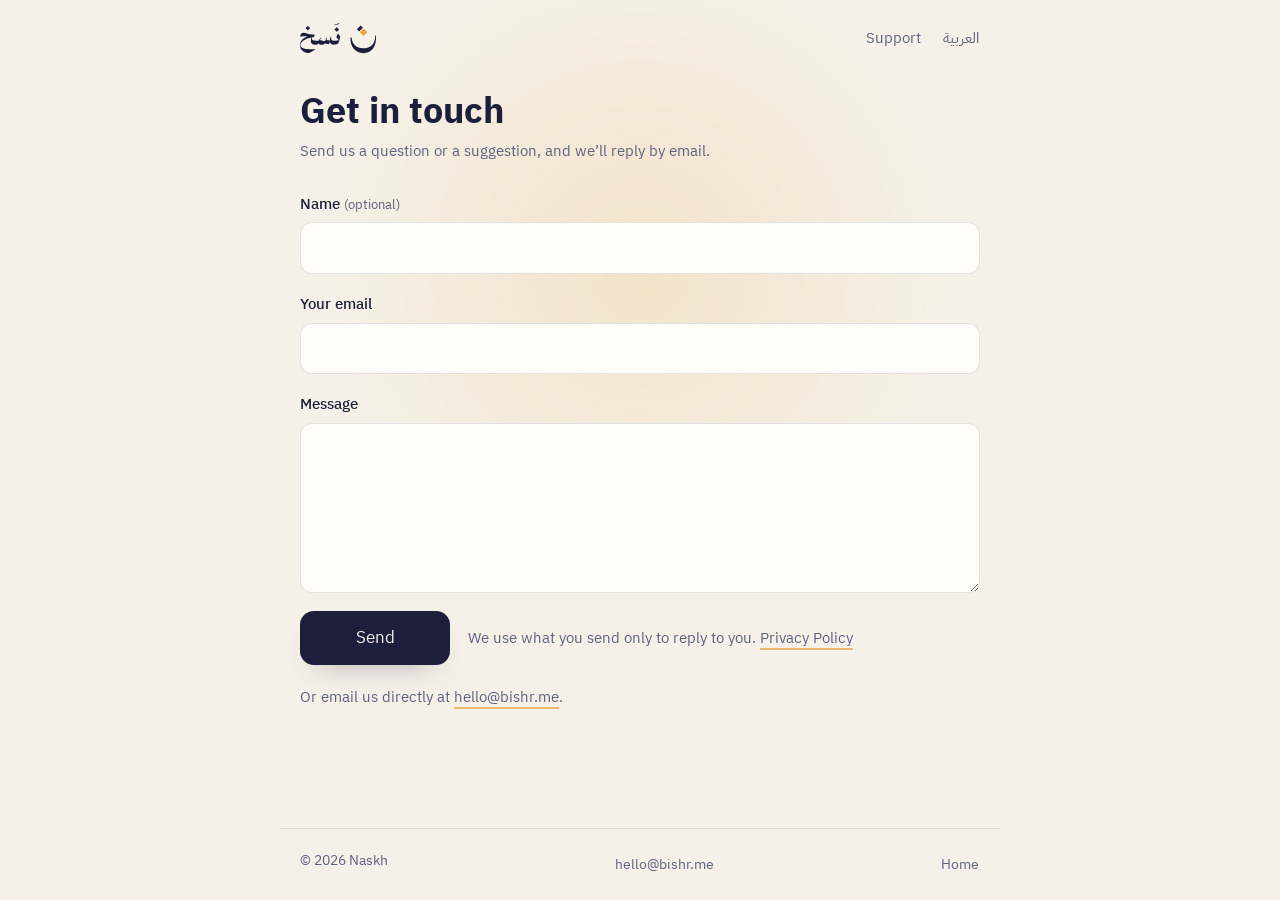
<file: en/contact/index.html>
<!doctype html>
<html lang="en" dir="ltr">
<head>
<meta charset="utf-8">
<meta name="viewport" content="width=device-width, initial-scale=1, viewport-fit=cover">
<title>Contact — Naskh</title>
<meta name="description" content="Send the Naskh team a question or a suggestion.">
<meta name="theme-color" content="#F6F1E8" media="(prefers-color-scheme: light)">
<meta name="theme-color" content="#14172B" media="(prefers-color-scheme: dark)">
<link rel="alternate" hreflang="ar" href="../../contact/">
<link rel="alternate" hreflang="en" href="./">
<link rel="icon" href="../../assets/naskh-symbol-tile.svg" type="image/svg+xml">
<link rel="preconnect" href="https://fonts.googleapis.com">
<link rel="preconnect" href="https://fonts.gstatic.com" crossorigin>
<link rel="stylesheet" href="https://fonts.googleapis.com/css2?family=IBM+Plex+Sans+Arabic:wght@400;500;600;700&display=swap">
<link rel="stylesheet" href="../../assets/style.css">
<script src="../../assets/site.js" defer></script>
<script src="../../assets/contact.js" defer></script>
</head>
<body>
<header class="top">
  <a class="lockup" href="../" aria-label="Naskh — Home">
    <picture>
      <source srcset="../../assets/naskh-lockup-light.svg" media="(prefers-color-scheme: dark)">
      <img src="../../assets/naskh-lockup.svg" alt="Naskh" width="273" height="120">
    </picture>
  </a>
  <nav>
    <a href="../support/">Support</a>
    <a href="../../contact/" lang="ar" hreflang="ar">العربية</a>
  </nav>
</header>

<main class="doc">
  <h1>Get in touch</h1>
  <p class="meta">Send us a question or a suggestion, and we’ll reply by email.</p>

  <form class="form" action="https://api.web3forms.com/submit" method="POST"
        data-sending="Sending…"
        data-success="Your message is on its way. Thank you — we’ll get back to you soon."
        data-error="Your message couldn’t be sent. Please try again, or email us directly at hello@bishr.me.">
    <div class="field">
      <label for="name">Name <small>(optional)</small></label>
      <input id="name" name="name" type="text" autocomplete="name">
    </div>
    <div class="field">
      <label for="email">Your email</label>
      <input id="email" name="email" type="email" autocomplete="email" required>
    </div>
    <div class="field">
      <label for="message">Message</label>
      <textarea id="message" name="message" required></textarea>
    </div>
    <input type="hidden" name="access_key" value="WEB3FORMS_ACCESS_KEY">
    <input type="hidden" name="subject" value="New message from the Naskh website">
    <input type="hidden" name="from_name" value="Naskh website">
    <div class="hp" aria-hidden="true">
      <label for="botcheck">Leave this field empty</label>
      <input id="botcheck" name="botcheck" type="checkbox" tabindex="-1" autocomplete="off">
    </div>
    <div class="form-actions">
      <button class="store" type="submit">Send</button>
      <span class="note">We use what you send only to reply to you. <a href="../privacy/">Privacy Policy</a></span>
    </div>
    <p class="status" role="status" aria-live="polite" hidden></p>
  </form>

  <p class="note">Or email us directly at <a href="mailto:hello@bishr.me">hello@bishr.me</a>.</p>
</main>

<footer>
  <span>© 2026 Naskh</span>
  <a href="mailto:hello@bishr.me" dir="ltr">hello@bishr.me</a>
  <a href="../">Home</a>
</footer>
</body>
</html>
</file>
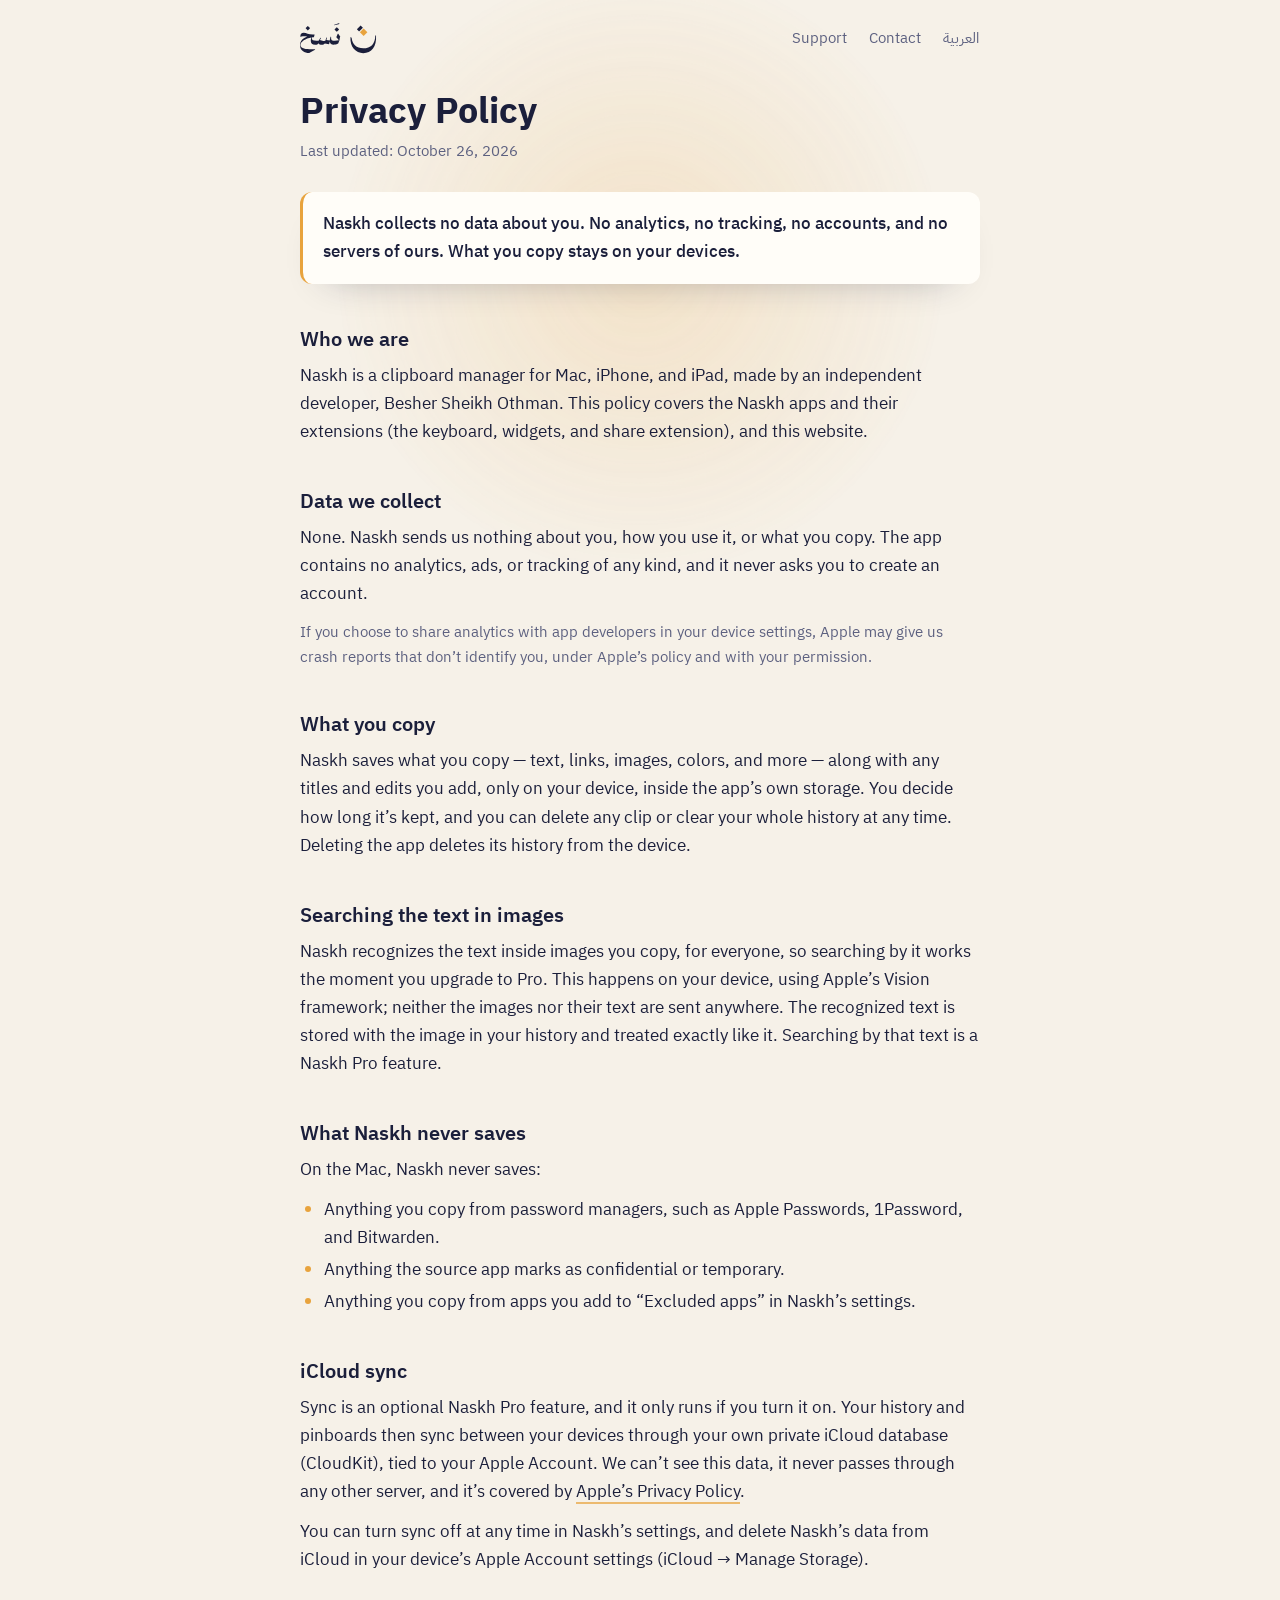
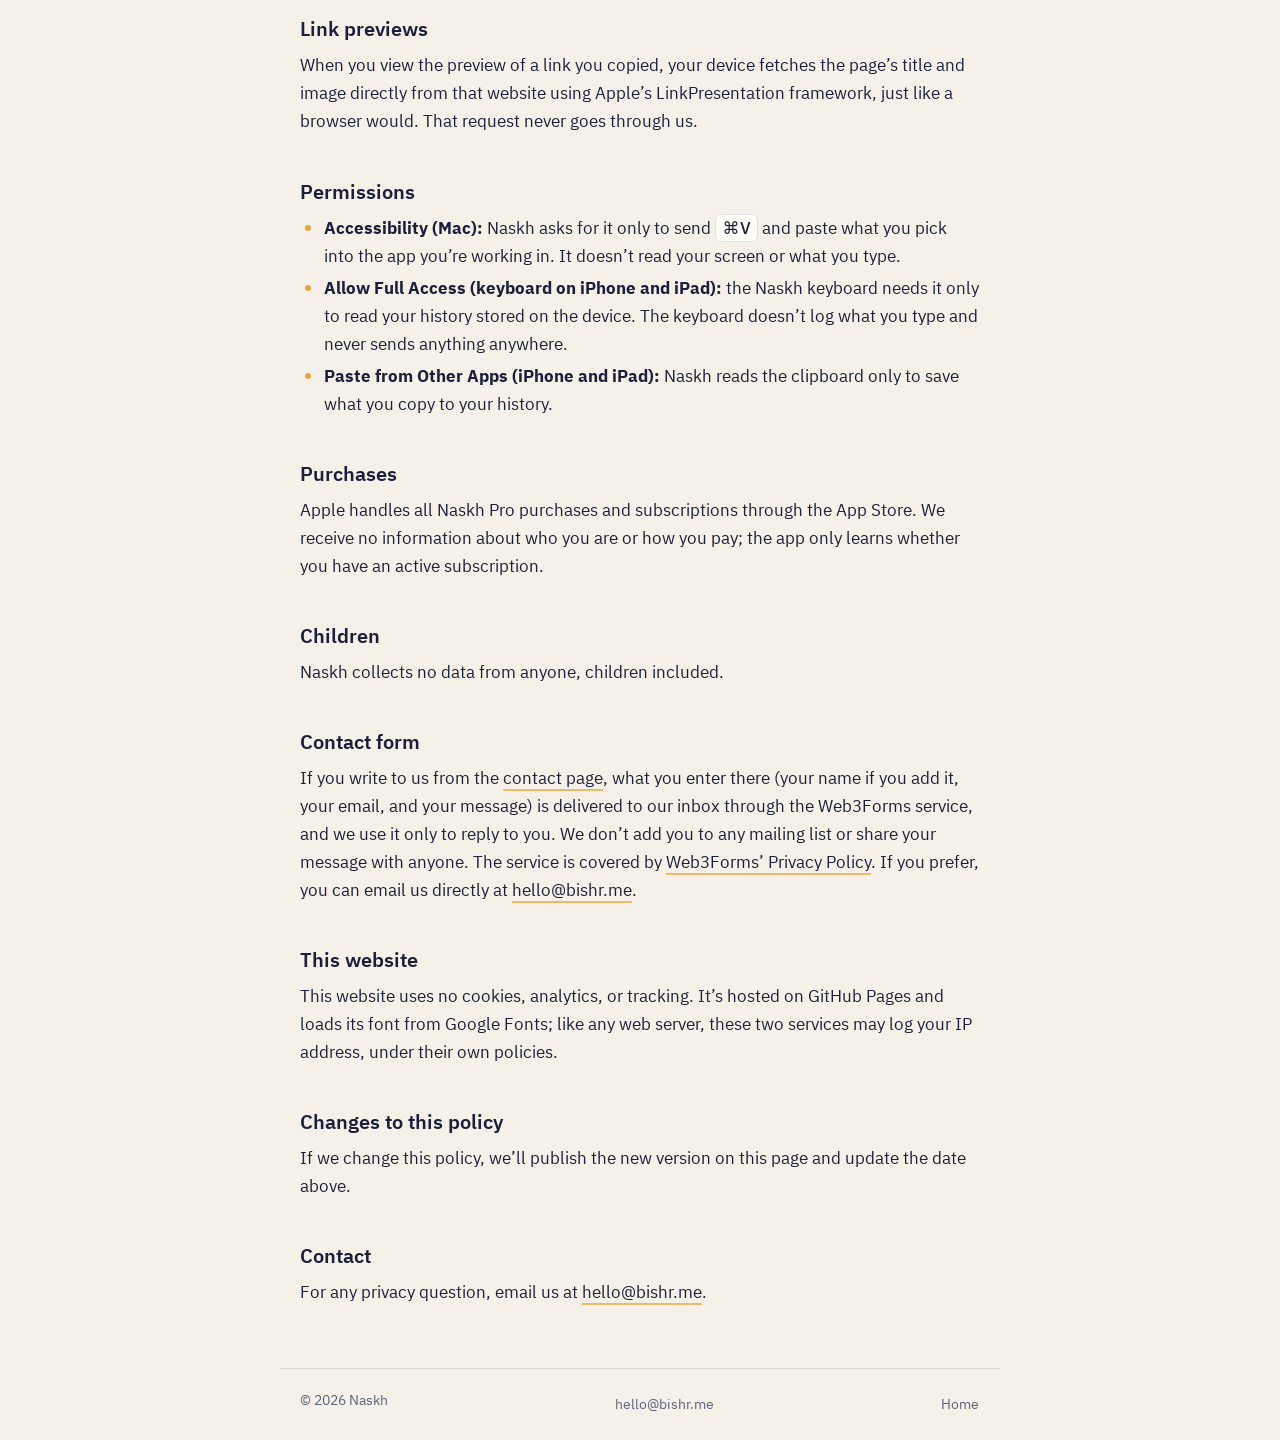
<file: en/privacy/index.html>
<!doctype html>
<html lang="en" dir="ltr">
<head>
<meta charset="utf-8">
<meta name="viewport" content="width=device-width, initial-scale=1, viewport-fit=cover">
<title>Privacy Policy — Naskh</title>
<meta name="description" content="Naskh collects no data about you. What you copy stays on your devices.">
<meta name="theme-color" content="#F6F1E8" media="(prefers-color-scheme: light)">
<meta name="theme-color" content="#14172B" media="(prefers-color-scheme: dark)">
<link rel="alternate" hreflang="ar" href="../../privacy/">
<link rel="alternate" hreflang="en" href="./">
<link rel="icon" href="../../assets/naskh-symbol-tile.svg" type="image/svg+xml">
<link rel="preconnect" href="https://fonts.googleapis.com">
<link rel="preconnect" href="https://fonts.gstatic.com" crossorigin>
<link rel="stylesheet" href="https://fonts.googleapis.com/css2?family=IBM+Plex+Sans+Arabic:wght@400;500;600;700&display=swap">
<link rel="stylesheet" href="../../assets/style.css">
<script src="../../assets/site.js" defer></script>
</head>
<body>
<header class="top">
  <a class="lockup" href="../" aria-label="Naskh — Home">
    <picture>
      <source srcset="../../assets/naskh-lockup-light.svg" media="(prefers-color-scheme: dark)">
      <img src="../../assets/naskh-lockup.svg" alt="Naskh" width="273" height="120">
    </picture>
  </a>
  <nav>
    <a href="../support/">Support</a>
    <a href="../contact/">Contact</a>
    <a href="../../privacy/" lang="ar" hreflang="ar">العربية</a>
  </nav>
</header>

<main class="doc">
  <h1>Privacy Policy</h1>
  <p class="meta">Last updated: October 26, 2026</p>

  <p class="lede">Naskh collects no data about you. No analytics, no tracking, no accounts, and no servers of ours. What you copy stays on your devices.</p>

  <h2>Who we are</h2>
  <p>Naskh is a clipboard manager for Mac, iPhone, and iPad, made by an independent developer, Besher Sheikh Othman. This policy covers the Naskh apps and their extensions (the keyboard, widgets, and share extension), and this website.</p>

  <h2>Data we collect</h2>
  <p>None. Naskh sends us nothing about you, how you use it, or what you copy. The app contains no analytics, ads, or tracking of any kind, and it never asks you to create an account.</p>
  <p class="note">If you choose to share analytics with app developers in your device settings, Apple may give us crash reports that don’t identify you, under Apple’s policy and with your permission.</p>

  <h2>What you copy</h2>
  <p>Naskh saves what you copy — text, links, images, colors, and more — along with any titles and edits you add, only on your device, inside the app’s own storage. You decide how long it’s kept, and you can delete any clip or clear your whole history at any time. Deleting the app deletes its history from the device.</p>

  <h2>Searching the text in images</h2>
  <p>Naskh recognizes the text inside images you copy, for everyone, so searching by it works the moment you upgrade to Pro. This happens on your device, using Apple’s Vision framework; neither the images nor their text are sent anywhere. The recognized text is stored with the image in your history and treated exactly like it. Searching by that text is a Naskh Pro feature.</p>

  <h2>What Naskh never saves</h2>
  <p>On the Mac, Naskh never saves:</p>
  <ul>
    <li>Anything you copy from password managers, such as Apple Passwords, 1Password, and Bitwarden.</li>
    <li>Anything the source app marks as confidential or temporary.</li>
    <li>Anything you copy from apps you add to “Excluded apps” in Naskh’s settings.</li>
  </ul>

  <h2>iCloud sync</h2>
  <p>Sync is an optional Naskh Pro feature, and it only runs if you turn it on. Your history and pinboards then sync between your devices through your own private iCloud database (CloudKit), tied to your Apple Account. We can’t see this data, it never passes through any other server, and it’s covered by <a href="https://www.apple.com/legal/privacy/">Apple’s Privacy Policy</a>.</p>
  <p>You can turn sync off at any time in Naskh’s settings, and delete Naskh’s data from iCloud in your device’s Apple Account settings (iCloud → Manage Storage).</p>

  <h2>Link previews</h2>
  <p>When you view the preview of a link you copied, your device fetches the page’s title and image directly from that website using Apple’s LinkPresentation framework, just like a browser would. That request never goes through us.</p>

  <h2>Permissions</h2>
  <ul>
    <li><strong>Accessibility (Mac):</strong> Naskh asks for it only to send <kbd>⌘V</kbd> and paste what you pick into the app you’re working in. It doesn’t read your screen or what you type.</li>
    <li><strong>Allow Full Access (keyboard on iPhone and iPad):</strong> the Naskh keyboard needs it only to read your history stored on the device. The keyboard doesn’t log what you type and never sends anything anywhere.</li>
    <li><strong>Paste from Other Apps (iPhone and iPad):</strong> Naskh reads the clipboard only to save what you copy to your history.</li>
  </ul>

  <h2>Purchases</h2>
  <p>Apple handles all Naskh Pro purchases and subscriptions through the App Store. We receive no information about who you are or how you pay; the app only learns whether you have an active subscription.</p>

  <h2>Children</h2>
  <p>Naskh collects no data from anyone, children included.</p>

  <h2>Contact form</h2>
  <p>If you write to us from the <a href="../contact/">contact page</a>, what you enter there (your name if you add it, your email, and your message) is delivered to our inbox through the Web3Forms service, and we use it only to reply to you. We don’t add you to any mailing list or share your message with anyone. The service is covered by <a href="https://web3forms.com/privacy">Web3Forms’ Privacy Policy</a>. If you prefer, you can email us directly at <a href="mailto:hello@bishr.me">hello@bishr.me</a>.</p>

  <h2>This website</h2>
  <p>This website uses no cookies, analytics, or tracking. It’s hosted on GitHub Pages and loads its font from Google Fonts; like any web server, these two services may log your IP address, under their own policies.</p>

  <h2>Changes to this policy</h2>
  <p>If we change this policy, we’ll publish the new version on this page and update the date above.</p>

  <h2>Contact</h2>
  <p>For any privacy question, email us at <a href="mailto:hello@bishr.me">hello@bishr.me</a>.</p>
</main>

<footer>
  <span>© 2026 Naskh</span>
  <a href="mailto:hello@bishr.me" dir="ltr">hello@bishr.me</a>
  <a href="../">Home</a>
</footer>
</body>
</html>
</file>
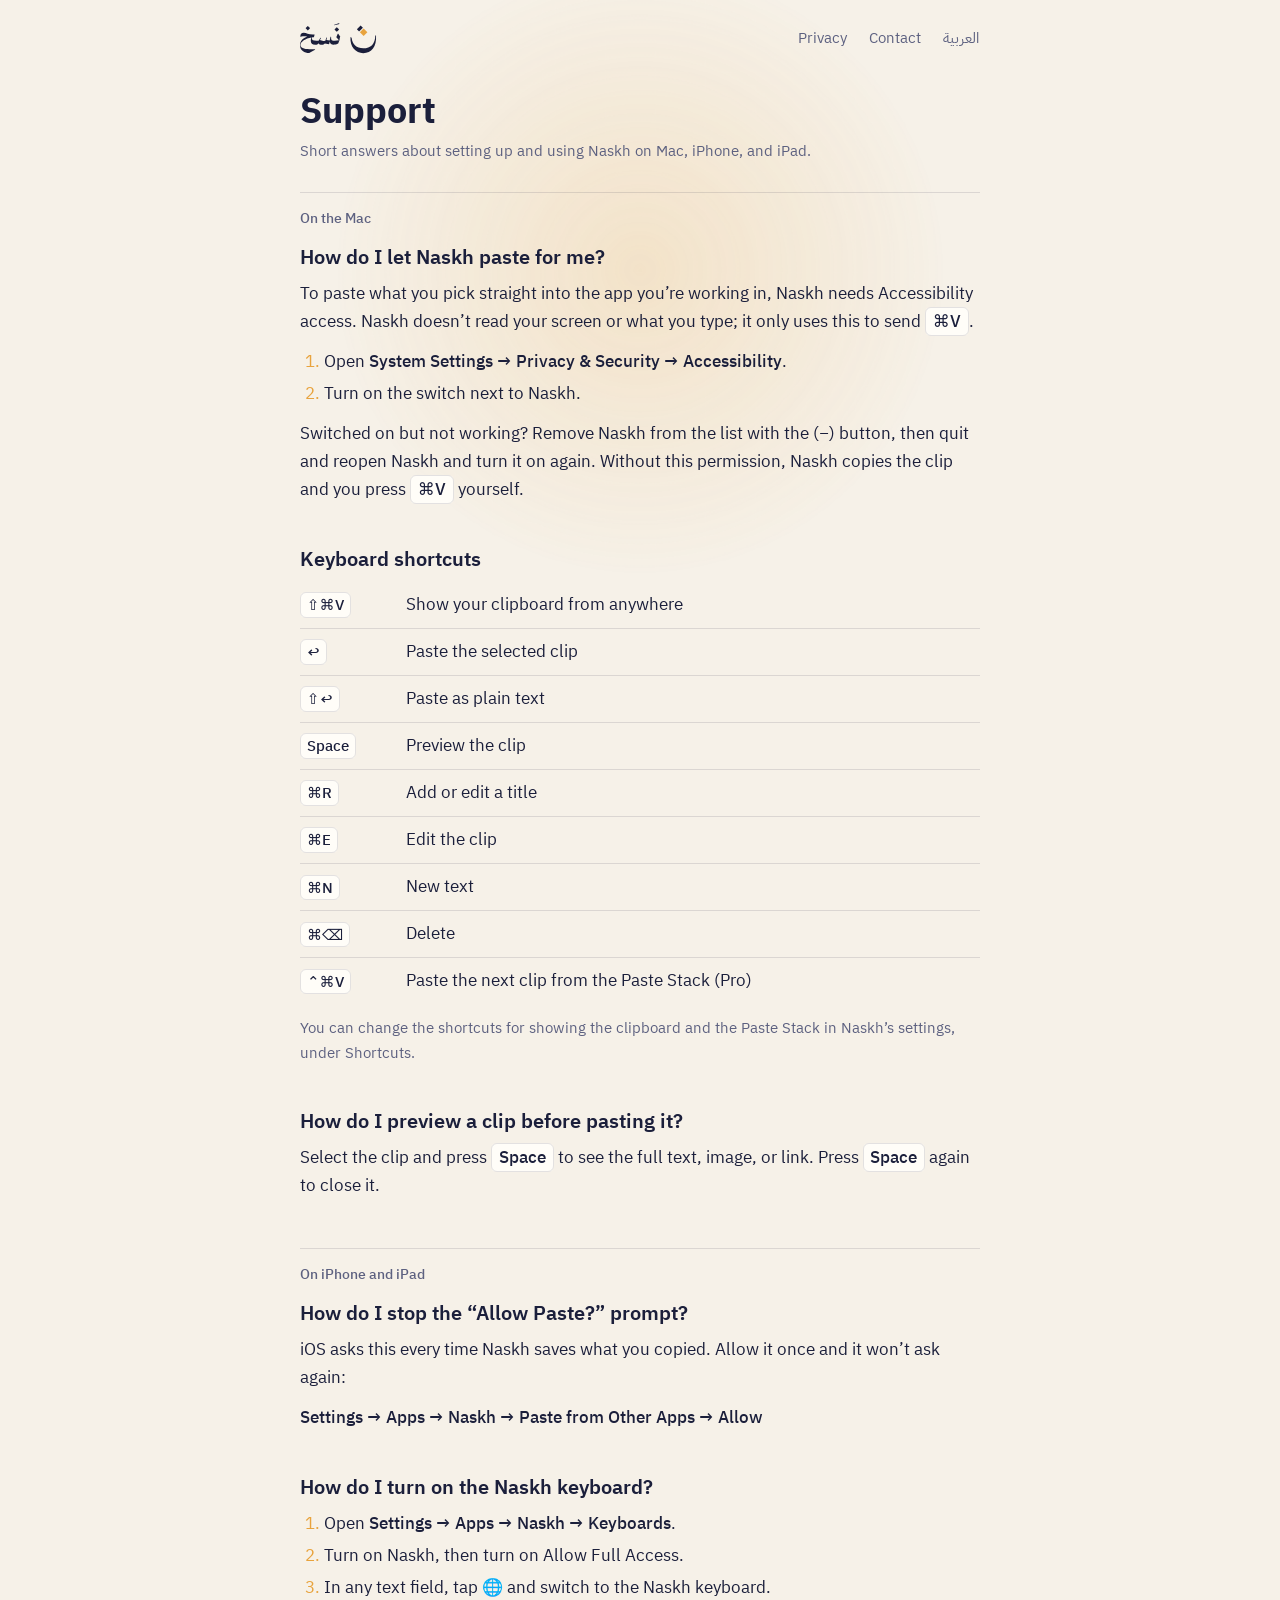
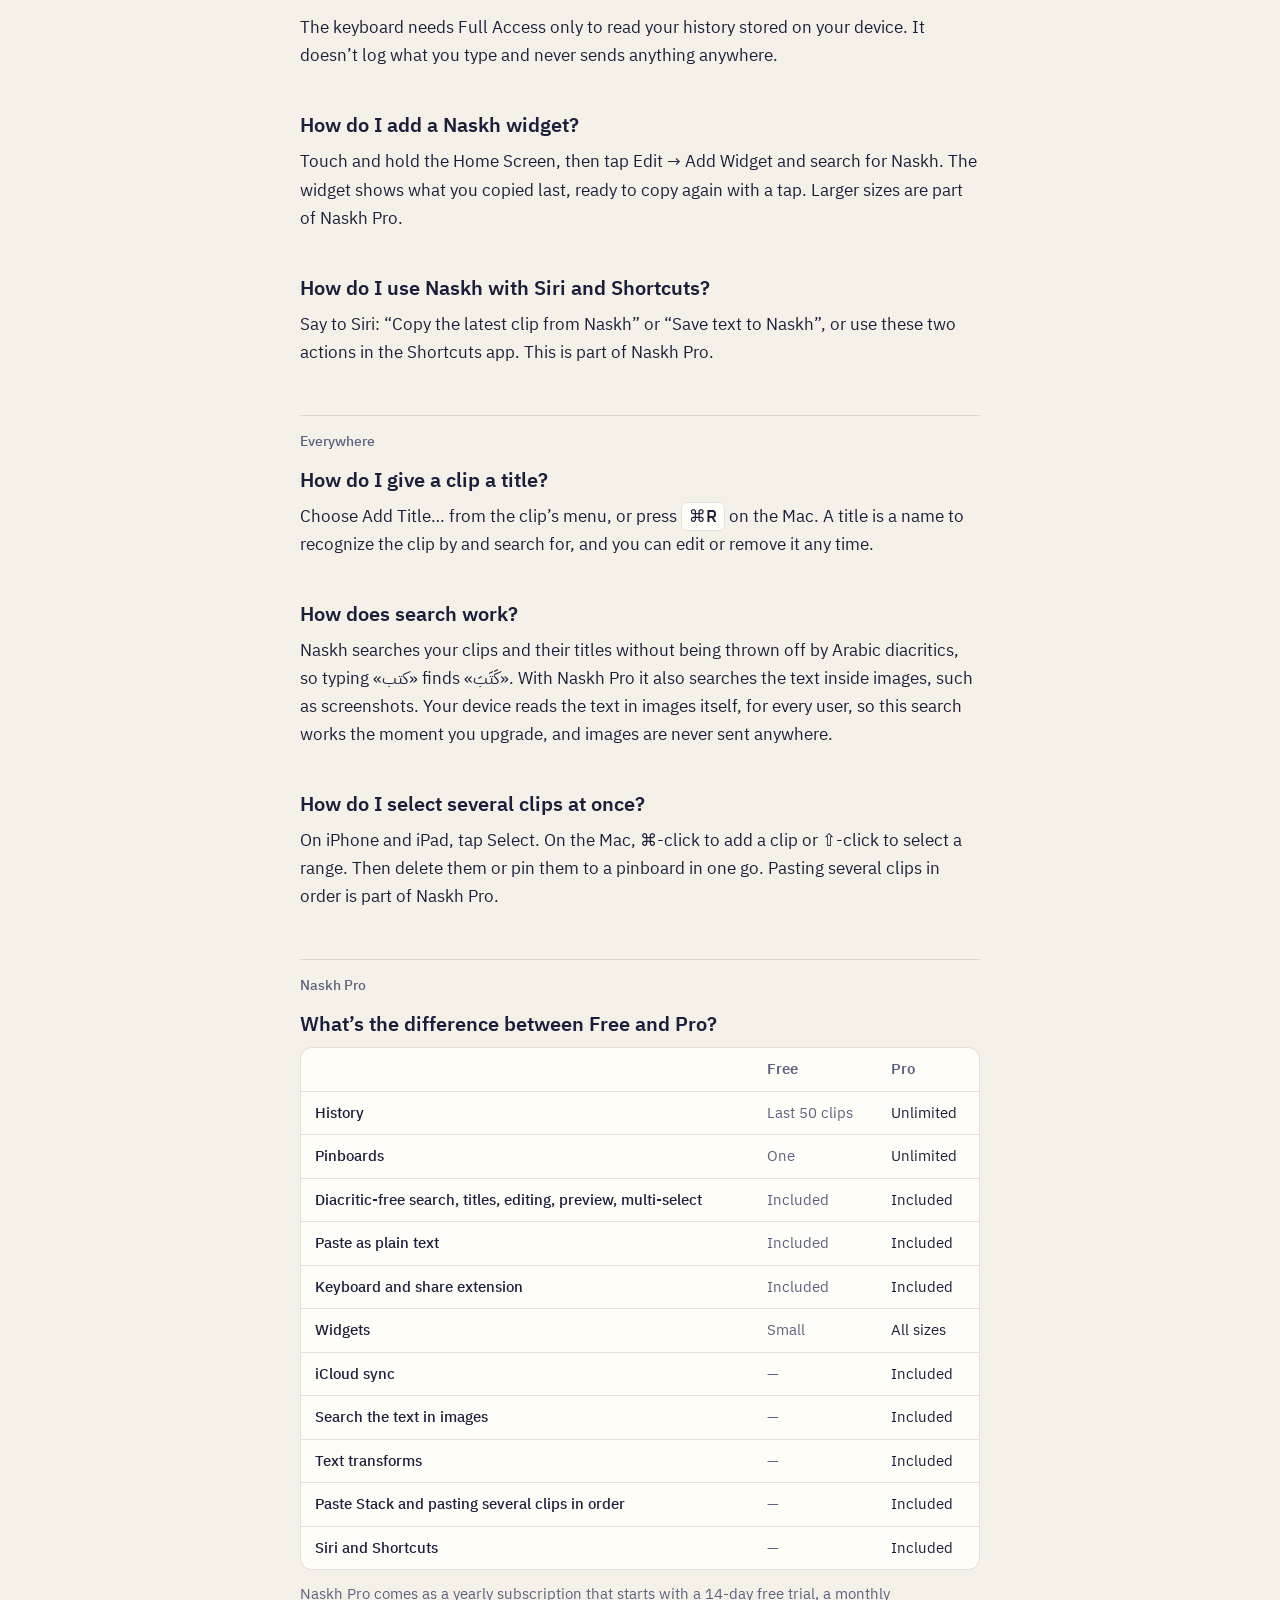
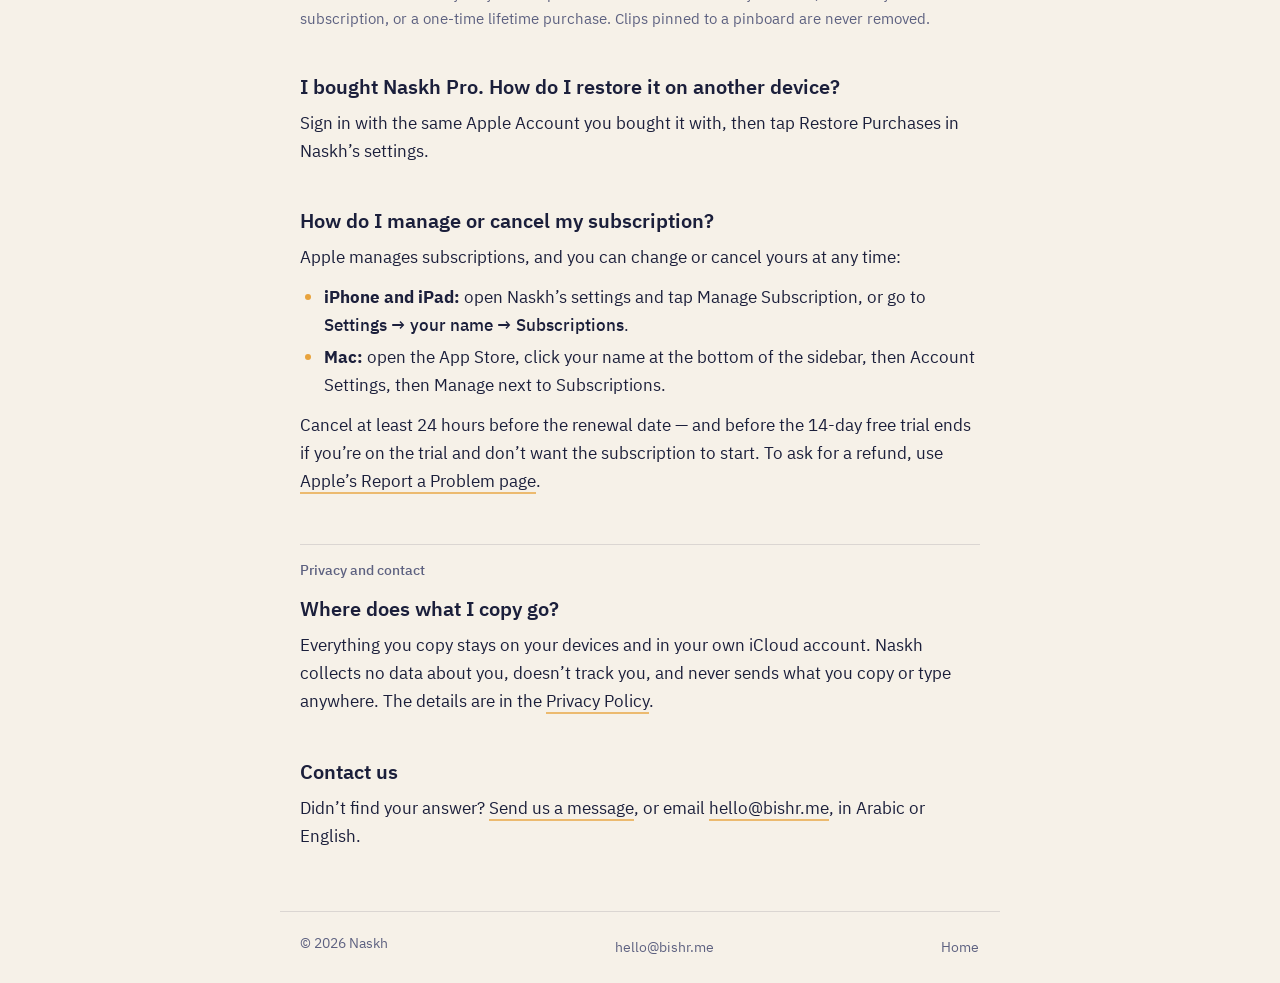
<file: en/support/index.html>
<!doctype html>
<html lang="en" dir="ltr">
<head>
<meta charset="utf-8">
<meta name="viewport" content="width=device-width, initial-scale=1, viewport-fit=cover">
<title>Support — Naskh</title>
<meta name="description" content="Short answers about setting up and using Naskh, Mac shortcuts, and how Free and Pro compare.">
<meta name="theme-color" content="#F6F1E8" media="(prefers-color-scheme: light)">
<meta name="theme-color" content="#14172B" media="(prefers-color-scheme: dark)">
<link rel="alternate" hreflang="ar" href="../../support/">
<link rel="alternate" hreflang="en" href="./">
<link rel="icon" href="../../assets/naskh-symbol-tile.svg" type="image/svg+xml">
<link rel="preconnect" href="https://fonts.googleapis.com">
<link rel="preconnect" href="https://fonts.gstatic.com" crossorigin>
<link rel="stylesheet" href="https://fonts.googleapis.com/css2?family=IBM+Plex+Sans+Arabic:wght@400;500;600;700&display=swap">
<link rel="stylesheet" href="../../assets/style.css">
<script src="../../assets/site.js" defer></script>
</head>
<body>
<header class="top">
  <a class="lockup" href="../" aria-label="Naskh — Home">
    <picture>
      <source srcset="../../assets/naskh-lockup-light.svg" media="(prefers-color-scheme: dark)">
      <img src="../../assets/naskh-lockup.svg" alt="Naskh" width="273" height="120">
    </picture>
  </a>
  <nav>
    <a href="../privacy/">Privacy</a>
    <a href="../contact/">Contact</a>
    <a href="../../support/" lang="ar" hreflang="ar">العربية</a>
  </nav>
</header>

<main class="doc">
  <h1>Support</h1>
  <p class="meta">Short answers about setting up and using Naskh on Mac, iPhone, and iPad.</p>

  <p class="group">On the Mac</p>

  <h2>How do I let Naskh paste for me?</h2>
  <p>To paste what you pick straight into the app you’re working in, Naskh needs Accessibility access. Naskh doesn’t read your screen or what you type; it only uses this to send <kbd>⌘V</kbd>.</p>
  <ol>
    <li>Open <span class="path">System Settings → Privacy &amp; Security → Accessibility</span>.</li>
    <li>Turn on the switch next to Naskh.</li>
  </ol>
  <p>Switched on but not working? Remove Naskh from the list with the (−) button, then quit and reopen Naskh and turn it on again. Without this permission, Naskh copies the clip and you press <kbd>⌘V</kbd> yourself.</p>

  <h2>Keyboard shortcuts</h2>
  <dl class="keys">
    <div><dt><kbd>⇧⌘V</kbd></dt><dd>Show your clipboard from anywhere</dd></div>
    <div><dt><kbd>↩</kbd></dt><dd>Paste the selected clip</dd></div>
    <div><dt><kbd>⇧↩</kbd></dt><dd>Paste as plain text</dd></div>
    <div><dt><kbd>Space</kbd></dt><dd>Preview the clip</dd></div>
    <div><dt><kbd>⌘R</kbd></dt><dd>Add or edit a title</dd></div>
    <div><dt><kbd>⌘E</kbd></dt><dd>Edit the clip</dd></div>
    <div><dt><kbd>⌘N</kbd></dt><dd>New text</dd></div>
    <div><dt><kbd>⌘⌫</kbd></dt><dd>Delete</dd></div>
    <div><dt><kbd>⌃⌘V</kbd></dt><dd>Paste the next clip from the Paste Stack (Pro)</dd></div>
  </dl>
  <p class="note">You can change the shortcuts for showing the clipboard and the Paste Stack in Naskh’s settings, under Shortcuts.</p>

  <h2>How do I preview a clip before pasting it?</h2>
  <p>Select the clip and press <kbd>Space</kbd> to see the full text, image, or link. Press <kbd>Space</kbd> again to close it.</p>

  <p class="group">On iPhone and iPad</p>

  <h2>How do I stop the “Allow Paste?” prompt?</h2>
  <p>iOS asks this every time Naskh saves what you copied. Allow it once and it won’t ask again:</p>
  <p class="path">Settings → Apps → Naskh → Paste from Other Apps → Allow</p>

  <h2>How do I turn on the Naskh keyboard?</h2>
  <ol>
    <li>Open <span class="path">Settings → Apps → Naskh → Keyboards</span>.</li>
    <li>Turn on Naskh, then turn on Allow Full Access.</li>
    <li>In any text field, tap 🌐 and switch to the Naskh keyboard.</li>
  </ol>
  <p>The keyboard needs Full Access only to read your history stored on your device. It doesn’t log what you type and never sends anything anywhere.</p>

  <h2>How do I add a Naskh widget?</h2>
  <p>Touch and hold the Home Screen, then tap Edit → Add Widget and search for Naskh. The widget shows what you copied last, ready to copy again with a tap. Larger sizes are part of Naskh Pro.</p>

  <h2>How do I use Naskh with Siri and Shortcuts?</h2>
  <p>Say to Siri: “Copy the latest clip from Naskh” or “Save text to Naskh”, or use these two actions in the Shortcuts app. This is part of Naskh Pro.</p>

  <p class="group">Everywhere</p>

  <h2>How do I give a clip a title?</h2>
  <p>Choose Add Title… from the clip’s menu, or press <kbd>⌘R</kbd> on the Mac. A title is a name to recognize the clip by and search for, and you can edit or remove it any time.</p>

  <h2>How does search work?</h2>
  <p>Naskh searches your clips and their titles without being thrown off by Arabic diacritics, so typing «كتب» finds «كَتَبَ». With Naskh Pro it also searches the text inside images, such as screenshots. Your device reads the text in images itself, for every user, so this search works the moment you upgrade, and images are never sent anywhere.</p>

  <h2>How do I select several clips at once?</h2>
  <p>On iPhone and iPad, tap Select. On the Mac, ⌘-click to add a clip or ⇧-click to select a range. Then delete them or pin them to a pinboard in one go. Pasting several clips in order is part of Naskh Pro.</p>

  <p class="group">Naskh Pro</p>

  <h2>What’s the difference between Free and Pro?</h2>
  <div class="plans" role="region" aria-label="Free and Pro compared" tabindex="0">
    <table>
      <thead><tr><th scope="col"></th><th scope="col">Free</th><th scope="col">Pro</th></tr></thead>
      <tbody>
        <tr><th scope="row">History</th><td>Last 50 clips</td><td>Unlimited</td></tr>
        <tr><th scope="row">Pinboards</th><td>One</td><td>Unlimited</td></tr>
        <tr><th scope="row">Diacritic-free search, titles, editing, preview, multi-select</th><td>Included</td><td>Included</td></tr>
        <tr><th scope="row">Paste as plain text</th><td>Included</td><td>Included</td></tr>
        <tr><th scope="row">Keyboard and share extension</th><td>Included</td><td>Included</td></tr>
        <tr><th scope="row">Widgets</th><td>Small</td><td>All sizes</td></tr>
        <tr><th scope="row">iCloud sync</th><td>—</td><td>Included</td></tr>
        <tr><th scope="row">Search the text in images</th><td>—</td><td>Included</td></tr>
        <tr><th scope="row">Text transforms</th><td>—</td><td>Included</td></tr>
        <tr><th scope="row">Paste Stack and pasting several clips in order</th><td>—</td><td>Included</td></tr>
        <tr><th scope="row">Siri and Shortcuts</th><td>—</td><td>Included</td></tr>
      </tbody>
    </table>
  </div>
  <p class="note">Naskh Pro comes as a yearly subscription that starts with a 14-day free trial, a monthly subscription, or a one-time lifetime purchase. Clips pinned to a pinboard are never removed.</p>

  <h2>I bought Naskh Pro. How do I restore it on another device?</h2>
  <p>Sign in with the same Apple Account you bought it with, then tap Restore Purchases in Naskh’s settings.</p>

  <h2>How do I manage or cancel my subscription?</h2>
  <p>Apple manages subscriptions, and you can change or cancel yours at any time:</p>
  <ul>
    <li><strong>iPhone and iPad:</strong> open Naskh’s settings and tap Manage Subscription, or go to <span class="path">Settings → your name → Subscriptions</span>.</li>
    <li><strong>Mac:</strong> open the App Store, click your name at the bottom of the sidebar, then Account Settings, then Manage next to Subscriptions.</li>
  </ul>
  <p>Cancel at least 24 hours before the renewal date — and before the 14-day free trial ends if you’re on the trial and don’t want the subscription to start. To ask for a refund, use <a href="https://reportaproblem.apple.com/">Apple’s Report a Problem page</a>.</p>

  <p class="group">Privacy and contact</p>

  <h2>Where does what I copy go?</h2>
  <p>Everything you copy stays on your devices and in your own iCloud account. Naskh collects no data about you, doesn’t track you, and never sends what you copy or type anywhere. The details are in the <a href="../privacy/">Privacy Policy</a>.</p>

  <h2>Contact us</h2>
  <p>Didn’t find your answer? <a href="../contact/">Send us a message</a>, or email <a href="mailto:hello@bishr.me">hello@bishr.me</a>, in Arabic or English.</p>
</main>

<footer>
  <span>© 2026 Naskh</span>
  <a href="mailto:hello@bishr.me" dir="ltr">hello@bishr.me</a>
  <a href="../">Home</a>
</footer>
</body>
</html>
</file>
<file: assets/style.css>
/* Naskh — Ink & Paper */

:root {
  --paper: #F6F1E8;
  --surface: #FFFDF8;
  --ink: #1B1F3B;
  --ink-2: #5D6180;
  --saffron: #E8A33D;
  --rule: rgba(27, 31, 59, 0.12);
  --glow: rgba(232, 163, 61, 0.26);
  --dots: 0.2;
  --sheen: rgba(255, 255, 255, 0.24);
  --shadow: rgba(27, 31, 59, 0.45);
  --ease: cubic-bezier(0.2, 0.75, 0.2, 1);
  color-scheme: light dark;
}

@media (prefers-color-scheme: dark) {
  :root {
    --paper: #14172B;
    --surface: #1C2038;
    --ink: #F6F1E8;
    --ink-2: #A9ACC2;
    --rule: rgba(246, 241, 232, 0.14);
    --glow: rgba(232, 163, 61, 0.16);
    --dots: 0.16;
    --sheen: rgba(232, 163, 61, 0.35);
    --shadow: rgba(0, 0, 0, 0.6);
  }
}

*, *::before, *::after { box-sizing: border-box; }

html {
  -webkit-text-size-adjust: 100%;
  text-size-adjust: 100%;
}

body {
  margin: 0;
  min-height: 100vh;
  min-height: 100dvh;
  display: flex;
  flex-direction: column;
  overflow-x: hidden;
  background: var(--paper);
  color: var(--ink);
  font-family: "IBM Plex Sans Arabic", system-ui, -apple-system, "Segoe UI", sans-serif;
  font-size: 17px;
  line-height: 1.8;
  -webkit-tap-highlight-color: transparent;
}

html[lang="en"] body { line-height: 1.65; }

::selection { background: rgba(232, 163, 61, 0.35); }

a {
  color: inherit;
  text-decoration-line: underline;
  text-decoration-color: rgba(232, 163, 61, 0.7);
  text-decoration-thickness: 1.5px;
  text-underline-offset: 0.3em;
  transition: color 0.25s, text-decoration-color 0.25s;
}
a:hover { color: var(--saffron); text-decoration-color: var(--saffron); }
a:focus-visible { outline: 2px solid var(--saffron); outline-offset: 3px; border-radius: 4px; }

kbd, .path {
  font-family: inherit;
  font-weight: 500;
}
kbd {
  padding: 0.05em 0.4em;
  border: 1px solid var(--rule);
  border-radius: 6px;
  background: var(--surface);
  white-space: nowrap;
}

/* Quiet links: home links, header nav, footer.
   No resting underline; a saffron line draws in on hover. */

.links a, .top nav a, footer a {
  position: relative;
  padding: 4px 1px;
  color: var(--ink-2);
  text-decoration: none;
}
.links a::after, .top nav a::after, footer a::after {
  content: "";
  position: absolute;
  inset-inline: 0;
  bottom: 0;
  height: 1.5px;
  border-radius: 1px;
  background: var(--saffron);
  transform: scaleX(0);
  transition: transform 0.45s var(--ease);
}
.links a:hover, .top nav a:hover, footer a:hover { color: var(--ink); }
.links a:hover::after, .top nav a:hover::after, footer a:hover::after,
.links a:focus-visible::after, .top nav a:focus-visible::after, footer a:focus-visible::after { transform: scaleX(1); }

/* Pointer aura: a warm glow and a field of paper dots that follow the pointer. */

.aura {
  position: fixed;
  inset: 0;
  z-index: 0;
  overflow: hidden;
  pointer-events: none;
}
body > :not(.aura) { position: relative; z-index: 1; }
.aura-glow {
  position: absolute;
  left: 0;
  top: 0;
  width: 620px;
  height: 620px;
  margin: -310px 0 0 -310px;
  border-radius: 50%;
  background: radial-gradient(closest-side, var(--glow), transparent);
  opacity: 0;
  transition: opacity 0.8s;
  will-change: transform;
  animation: breathe 7s ease-in-out infinite;
}
.aura-dots {
  position: absolute;
  inset: 0;
  background-image: radial-gradient(circle, var(--ink) 1px, transparent 1.6px);
  background-size: 22px 22px;
  opacity: 0;
  transition: opacity 0.8s;
  -webkit-mask-image: radial-gradient(circle 190px at var(--mx, 50%) var(--my, 30%), #000, transparent);
  mask-image: radial-gradient(circle 190px at var(--mx, 50%) var(--my, 30%), #000, transparent);
}
.aura.on .aura-glow { opacity: 0.7; }
.aura.live .aura-glow { opacity: 1; }
.aura.live .aura-dots { opacity: var(--dots); }

@media (max-width: 600px) {
  .aura-glow { width: 420px; height: 420px; margin: -210px 0 0 -210px; }
}

/* Motion */

@keyframes land {
  from { opacity: 0; transform: translateY(-16px); filter: blur(8px); }
  to { opacity: 1; transform: none; filter: none; }
}
@keyframes drop {
  0% { opacity: 0; transform: translateY(-70px) rotate(-45deg); }
  55% { opacity: 1; transform: translateY(4px) rotate(0); }
  75% { transform: translateY(-2px); }
  100% { opacity: 1; transform: none; }
}
@keyframes leave {
  to { opacity: 0; transform: translateY(-10px); filter: blur(6px); }
}
@keyframes breathe {
  0%, 100% { scale: 1; }
  50% { scale: 1.08; }
}
@keyframes sheen {
  from { transform: translateX(-120%); }
  to { transform: translateX(120%); }
}

.land { animation: land 0.9s var(--ease) both; animation-delay: calc(0.12s + var(--i, 0) * 0.09s); }


html.leaving body > main, html.leaving body > header, html.leaving body > footer {
  animation: leave 0.32s ease-in forwards;
}

/* Home */

.home {
  flex: 1;
  display: flex;
  flex-direction: column;
  align-items: center;
  justify-content: center;
  gap: 28px;
  padding: 48px 20px;
  text-align: center;
}
.home .lockup { display: block; color: var(--ink); }
.home .lockup svg { width: min(270px, 66vw); height: auto; display: block; overflow: visible; }
.lockup .wm { animation: land 1s var(--ease) 0.1s both; }
.lockup .arc { animation: land 1s var(--ease) 0.25s both; }
.lockup .dot {
  fill: var(--saffron);
  transform-box: fill-box;
  transform-origin: center;
  animation: drop 1.1s var(--ease) 0.6s both;
}
.home h1 {
  margin: 0;
  max-width: 26ch;
  font-size: clamp(20px, 4.6vw, 26px);
  font-weight: 500;
  line-height: 1.6;
}
.store {
  position: relative;
  overflow: hidden;
  display: inline-flex;
  align-items: center;
  gap: 10px;
  padding: 13px 26px;
  border-radius: 14px;
  background: var(--ink);
  color: var(--paper);
  font-weight: 600;
  text-decoration: none;
  box-shadow: 0 14px 30px -18px var(--shadow);
  transition: transform 0.4s var(--ease), box-shadow 0.4s var(--ease);
}
.store::after {
  content: "";
  position: absolute;
  inset: 0;
  background: linear-gradient(105deg, transparent 35%, var(--sheen) 50%, transparent 65%);
  transform: translateX(-120%);
  animation: sheen 1.3s var(--ease) 1.5s;
  transition: transform 0.9s var(--ease);
}
.store:hover { color: var(--paper); transform: translateY(-2px); box-shadow: 0 20px 36px -18px var(--shadow); }
.store:hover::after { transform: translateX(120%); }
.store:active { transform: translateY(0) scale(0.98); }
.links {
  display: flex;
  flex-wrap: wrap;
  align-items: center;
  justify-content: center;
  margin: 0;
  padding: 0;
  list-style: none;
  font-size: 16px;
}
.links li { display: flex; align-items: center; }
.links li + li::before {
  content: "";
  width: 1px;
  height: 14px;
  margin-inline: 18px;
  background: var(--ink-2);
  opacity: 0.35;
}

/* Inner pages */

.top {
  display: flex;
  align-items: center;
  justify-content: space-between;
  gap: 16px;
  width: 100%;
  max-width: 720px;
  margin: 0 auto;
  padding: 20px 20px 0;
}
.top .lockup { transition: opacity 0.25s; }
.top .lockup:hover { opacity: 0.75; }
.top .lockup img { height: 36px; width: auto; display: block; }
.top nav { display: flex; gap: 20px; font-size: 15px; }

main.doc {
  flex: 1;
  width: 100%;
  max-width: 720px;
  margin: 0 auto;
  padding: 32px 20px 48px;
}
.doc > * { animation: land 0.9s var(--ease) 0.6s both; }
.doc > :nth-child(1) { animation-delay: 0.15s; }
.doc > :nth-child(2) { animation-delay: 0.24s; }
.doc > :nth-child(3) { animation-delay: 0.33s; }
.doc > :nth-child(4) { animation-delay: 0.42s; }
.doc > :nth-child(5) { animation-delay: 0.5s; }
.doc > :nth-child(6) { animation-delay: 0.56s; }
.doc h1 {
  margin: 0 0 4px;
  font-size: clamp(28px, 6vw, 36px);
  font-weight: 700;
  line-height: 1.3;
}
.doc .meta { margin: 0 0 28px; color: var(--ink-2); font-size: 15px; }
.doc .lede {
  margin: 0 0 32px;
  padding: 18px 20px;
  border-inline-start: 3px solid var(--saffron);
  border-radius: 12px;
  background: var(--surface);
  box-shadow: 0 18px 40px -30px var(--shadow);
  font-weight: 500;
}
.doc h2 {
  margin: 40px 0 8px;
  font-size: 20px;
  font-weight: 600;
  line-height: 1.5;
}
.doc p, .doc ul, .doc ol { margin: 0 0 12px; }
.doc ul, .doc ol { padding-inline-start: 1.4em; }
.doc li { margin-bottom: 4px; }
[dir="rtl"] .doc ol { list-style-type: arabic-indic; }
.doc li::marker { color: var(--saffron); }
.doc .note { color: var(--ink-2); font-size: 15px; }

footer {
  width: 100%;
  max-width: 720px;
  margin: 0 auto;
  padding: 20px;
  border-top: 1px solid var(--rule);
  color: var(--ink-2);
  font-size: 14px;
  display: flex;
  flex-wrap: wrap;
  justify-content: space-between;
  gap: 8px 20px;
}
.home + footer { border-top: 0; justify-content: center; }

header.top { animation: land 0.9s var(--ease) 0.05s both; }
footer { animation: land 0.9s var(--ease) 0.7s both; }

/* Below-the-fold blocks wait for site.js to reveal them as they scroll in. */
body .rv { opacity: 0; animation: none; }
body .rv.in { animation: land 0.8s var(--ease) both; }

/* Support: group labels, shortcut list, Free/Pro table */

.doc .group {
  margin: 48px 0 0;
  padding-top: 14px;
  border-top: 1px solid var(--rule);
  color: var(--ink-2);
  font-size: 14px;
  font-weight: 500;
}
.doc .group + h2 { margin-top: 12px; }
.doc > .meta + .group { margin-top: 20px; }

.keys { margin: 0 0 12px; }
.keys > div {
  display: grid;
  grid-template-columns: 5.5em 1fr;
  gap: 12px;
  align-items: baseline;
  padding: 9px 0;
  border-bottom: 1px solid var(--rule);
}
.keys > div:last-child { border-bottom: 0; }
.keys dt { margin: 0; }
.keys dd { margin: 0; }
.keys kbd { font-size: 15px; }

.plans {
  margin: 4px 0 12px;
  overflow-x: auto;
  border: 1px solid var(--rule);
  border-radius: 12px;
  background: var(--surface);
}
.plans table { width: 100%; border-collapse: collapse; font-size: 15px; line-height: 1.5; }
.plans th, .plans td { padding: 10px 14px; text-align: start; vertical-align: top; }
.plans thead th { color: var(--ink-2); font-weight: 600; border-bottom: 1px solid var(--rule); }
.plans tbody th { font-weight: 500; }
.plans tbody tr + tr > * { border-top: 1px solid var(--rule); }
.plans td { white-space: nowrap; color: var(--ink-2); }
.plans td:last-child { color: var(--ink); }
.plans:focus-visible { outline: 2px solid var(--saffron); outline-offset: 2px; }

/* Contact form */

.form { display: grid; gap: 18px; margin: 8px 0 20px; }
.field { display: grid; gap: 6px; }
.field label { font-size: 15px; font-weight: 500; }
.field label small { color: var(--ink-2); font-size: 13px; font-weight: 400; }
.field input, .field textarea {
  width: 100%;
  padding: 12px 14px;
  border: 1px solid var(--rule);
  border-radius: 12px;
  background: var(--surface);
  color: var(--ink);
  font: inherit;
  font-size: 16px;
  line-height: 1.6;
  transition: border-color 0.25s, box-shadow 0.25s;
}
.field textarea { min-height: 170px; resize: vertical; }
.field input:focus, .field textarea:focus {
  outline: none;
  border-color: var(--saffron);
  box-shadow: 0 0 0 3px rgba(232, 163, 61, 0.22);
}
.field input[type="email"] { direction: ltr; }
[dir="rtl"] .field input[type="email"] { text-align: right; }
.form .hp { position: absolute; width: 1px; height: 1px; overflow: hidden; clip-path: inset(50%); }
.form-actions { display: flex; flex-wrap: wrap; align-items: center; gap: 12px 18px; }
.form button {
  min-width: 150px;
  justify-content: center;
  border: 0;
  font: inherit;
  cursor: pointer;
}
.form button[disabled] { opacity: 0.6; cursor: progress; }
.status {
  margin: 0;
  padding: 14px 16px;
  border-radius: 12px;
  background: var(--surface);
  border-inline-start: 3px solid var(--saffron);
}
.status[hidden] { display: none; }
.status.error { border-inline-start-color: #C2453A; }

@media (max-width: 480px) {
  body { font-size: 16px; }
  .top .lockup img { height: 30px; }
  .top nav { gap: 16px; font-size: 14px; }
  .links { font-size: 15px; }
  .links li + li::before { margin-inline: 12px; height: 12px; }
  .form button { width: 100%; }
  .plans th, .plans td { padding: 9px 10px; }
  .keys > div { grid-template-columns: 4.8em 1fr; }
}

@media (prefers-reduced-motion: reduce) {
  *, *::before, *::after { animation: none !important; transition: none !important; }
  body .rv { opacity: 1; }
  .aura { display: none; }
}
</file>
